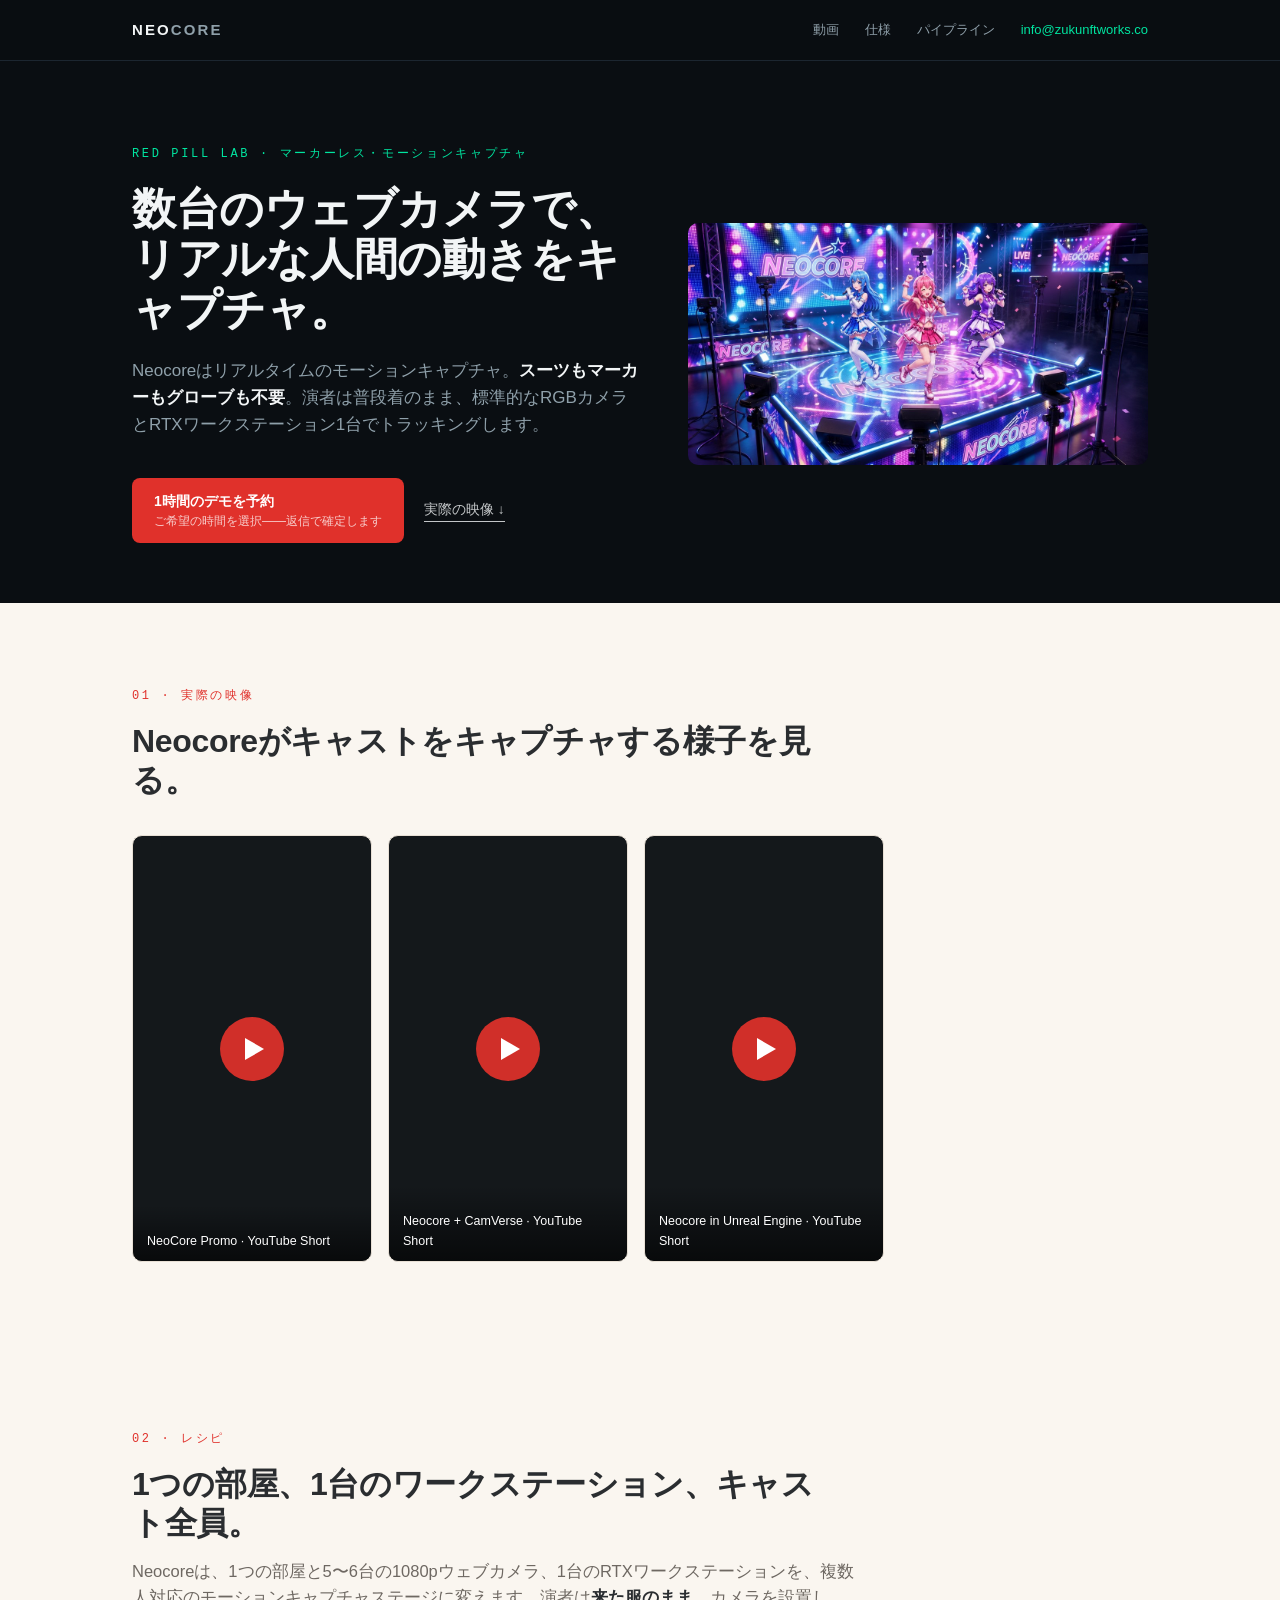
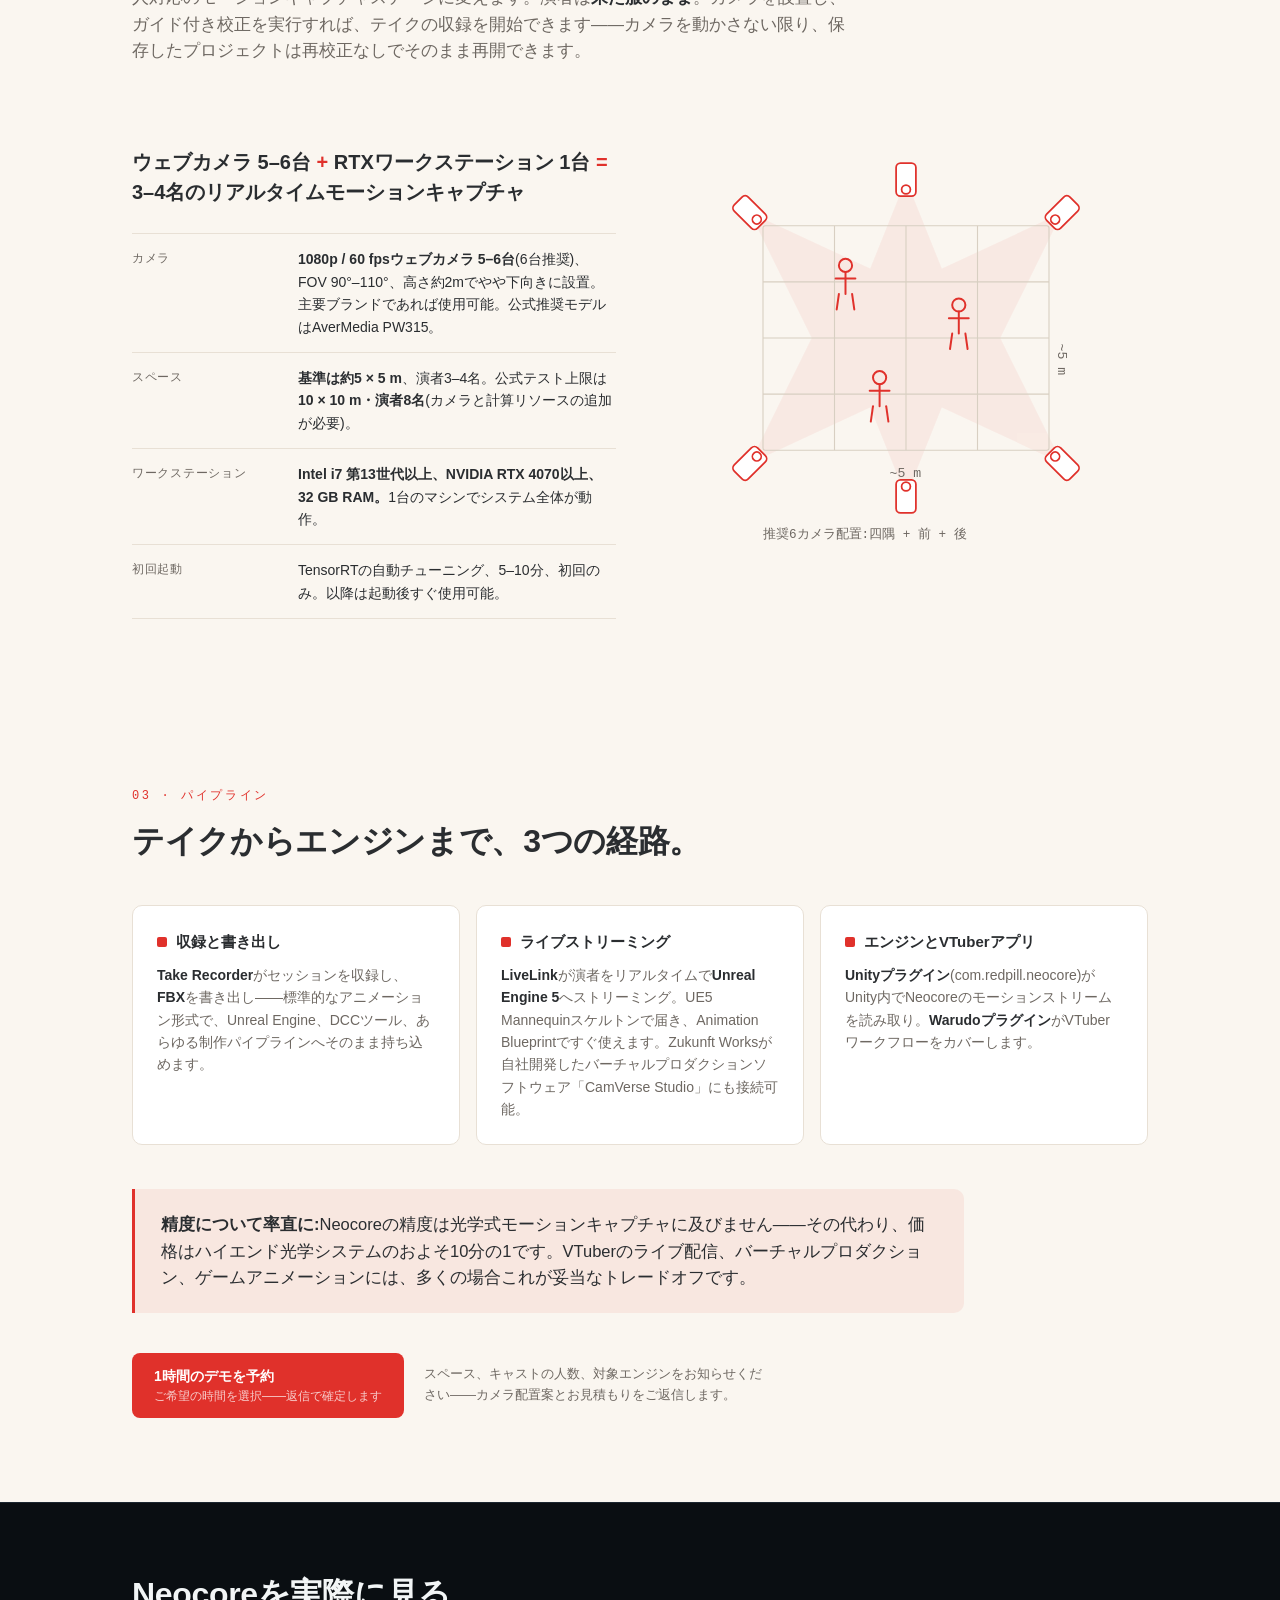
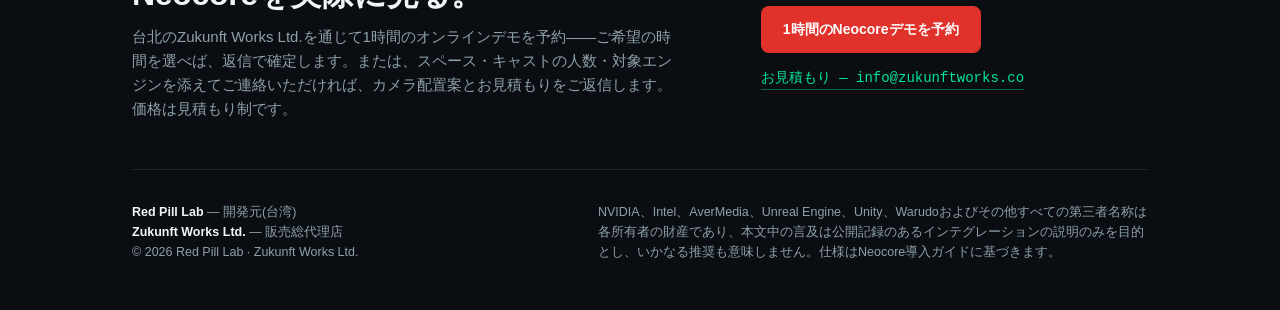
<file: index.html>
<!DOCTYPE html>
<html lang="ja">
<head>
<meta charset="UTF-8">
<meta name="viewport" content="width=device-width, initial-scale=1.0">
<meta http-equiv="refresh" content="0; url=ja/">
<meta name="robots" content="noindex">
<title>Neocore &mdash; Red Pill Lab</title>
<link rel="icon" href="assets/favicon.svg" type="image/svg+xml">
</head>
<body>
<p><a href="ja/">日本語サイトへ</a></p>
</body>
</html>
</file>
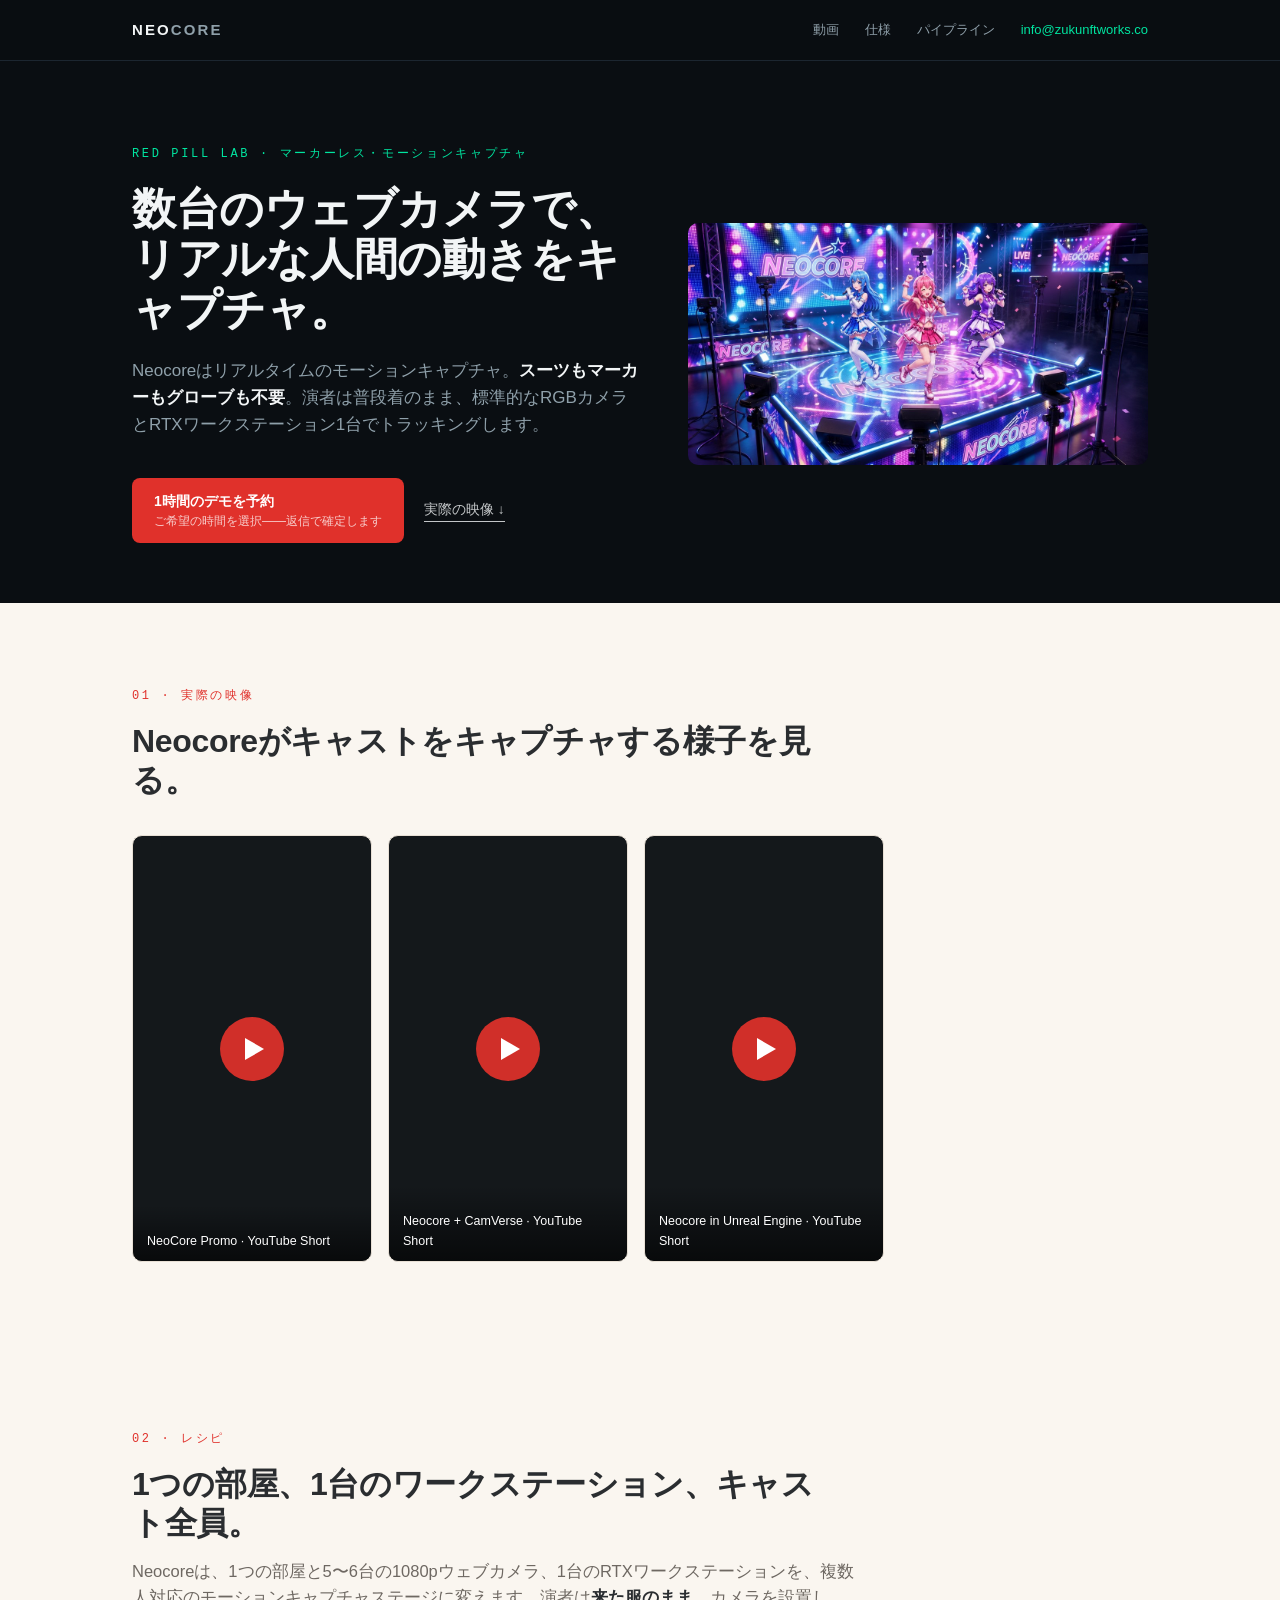
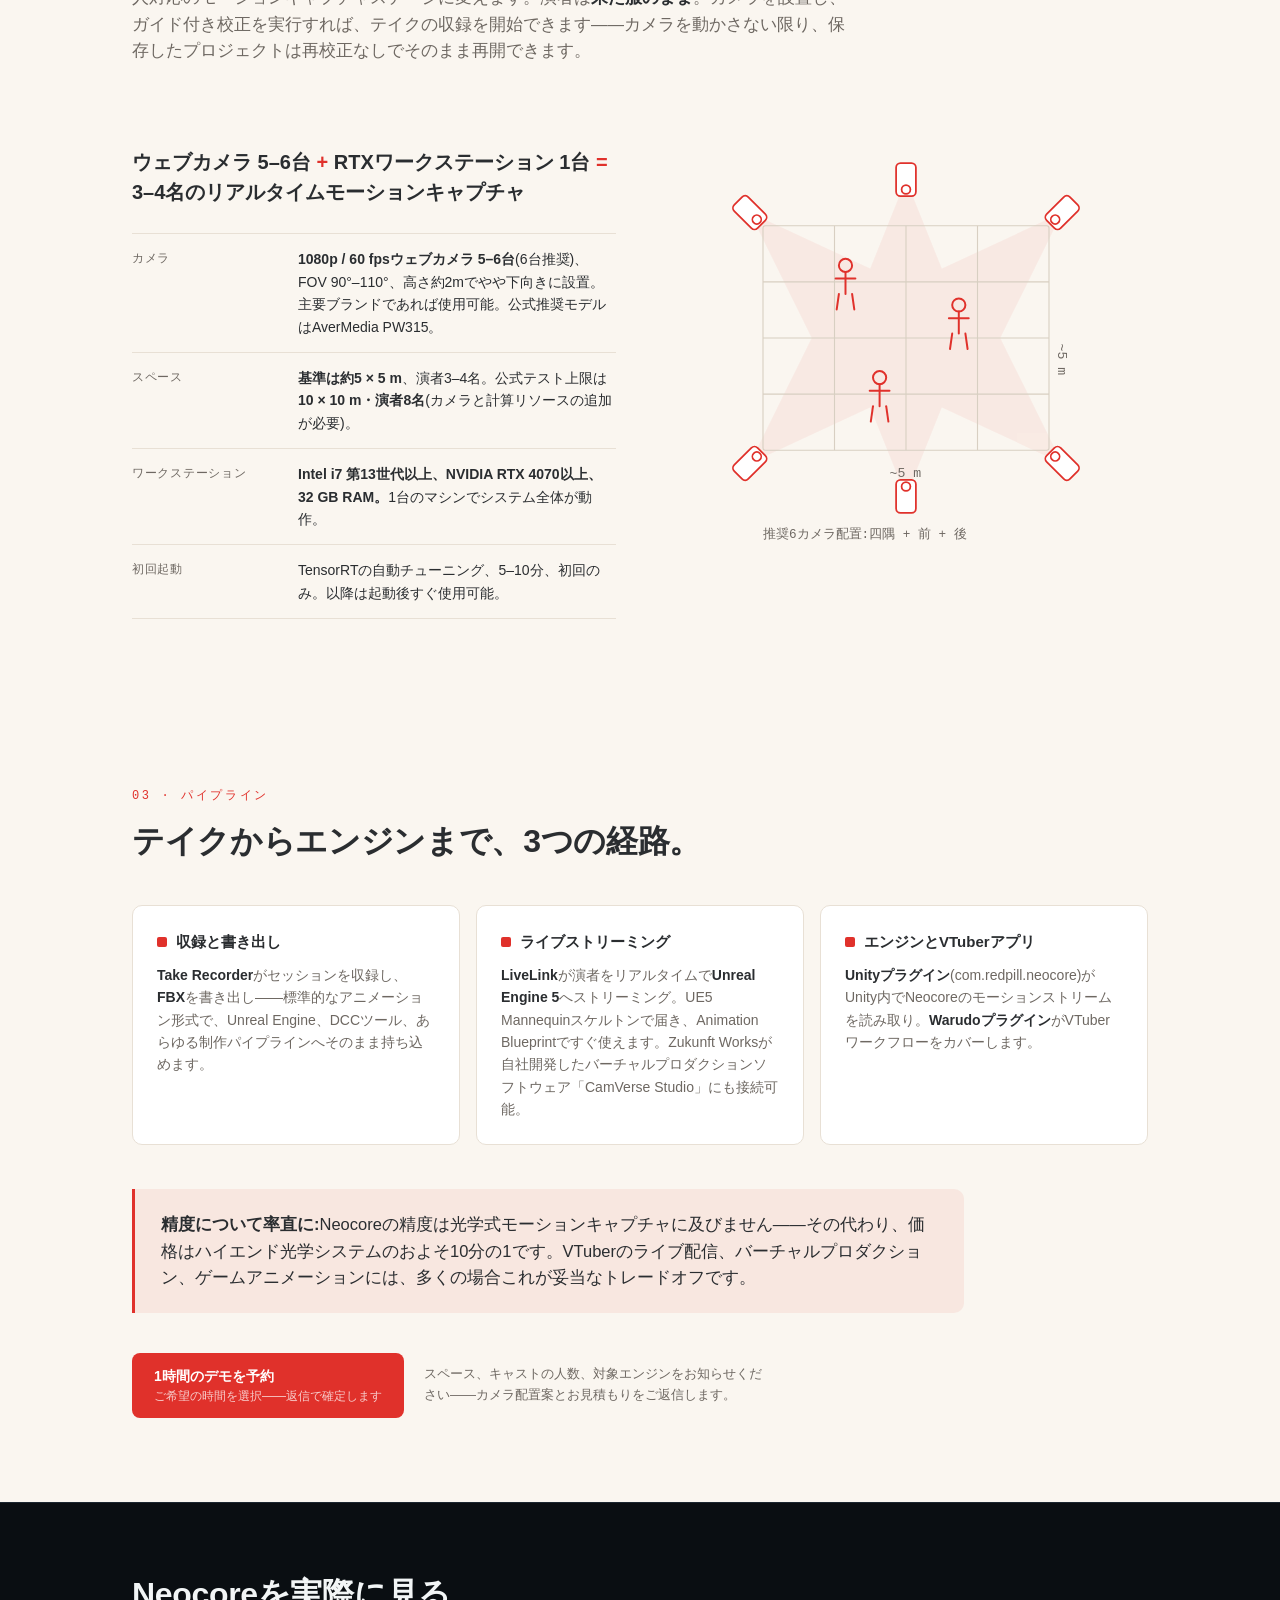
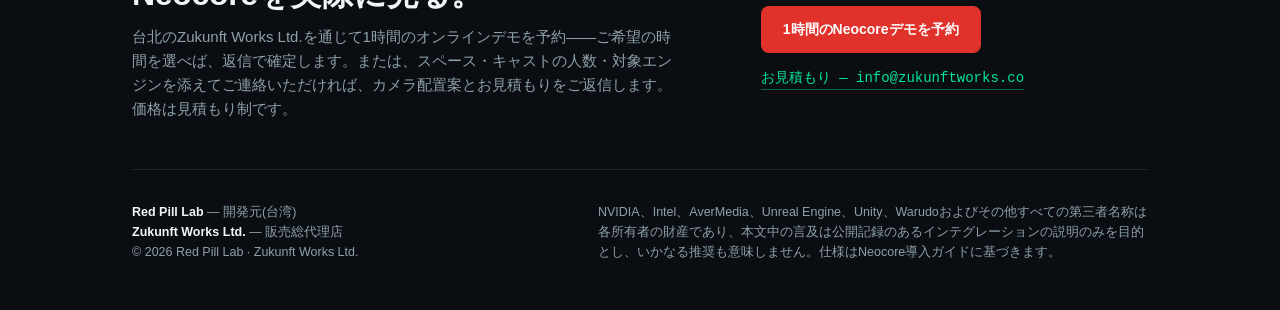
<file: en/index.html>
<!DOCTYPE html>
<html lang="en">
<head>
<meta charset="UTF-8">
<meta name="viewport" content="width=device-width, initial-scale=1.0">
<meta http-equiv="refresh" content="0; url=../ja/">
<meta name="robots" content="noindex">
<title>Neocore &mdash; Red Pill Lab</title>
<link rel="icon" href="../assets/favicon.svg" type="image/svg+xml">
</head>
<body>
<p><a href="../ja/">Neocore</a></p>
</body>
</html>
</file>
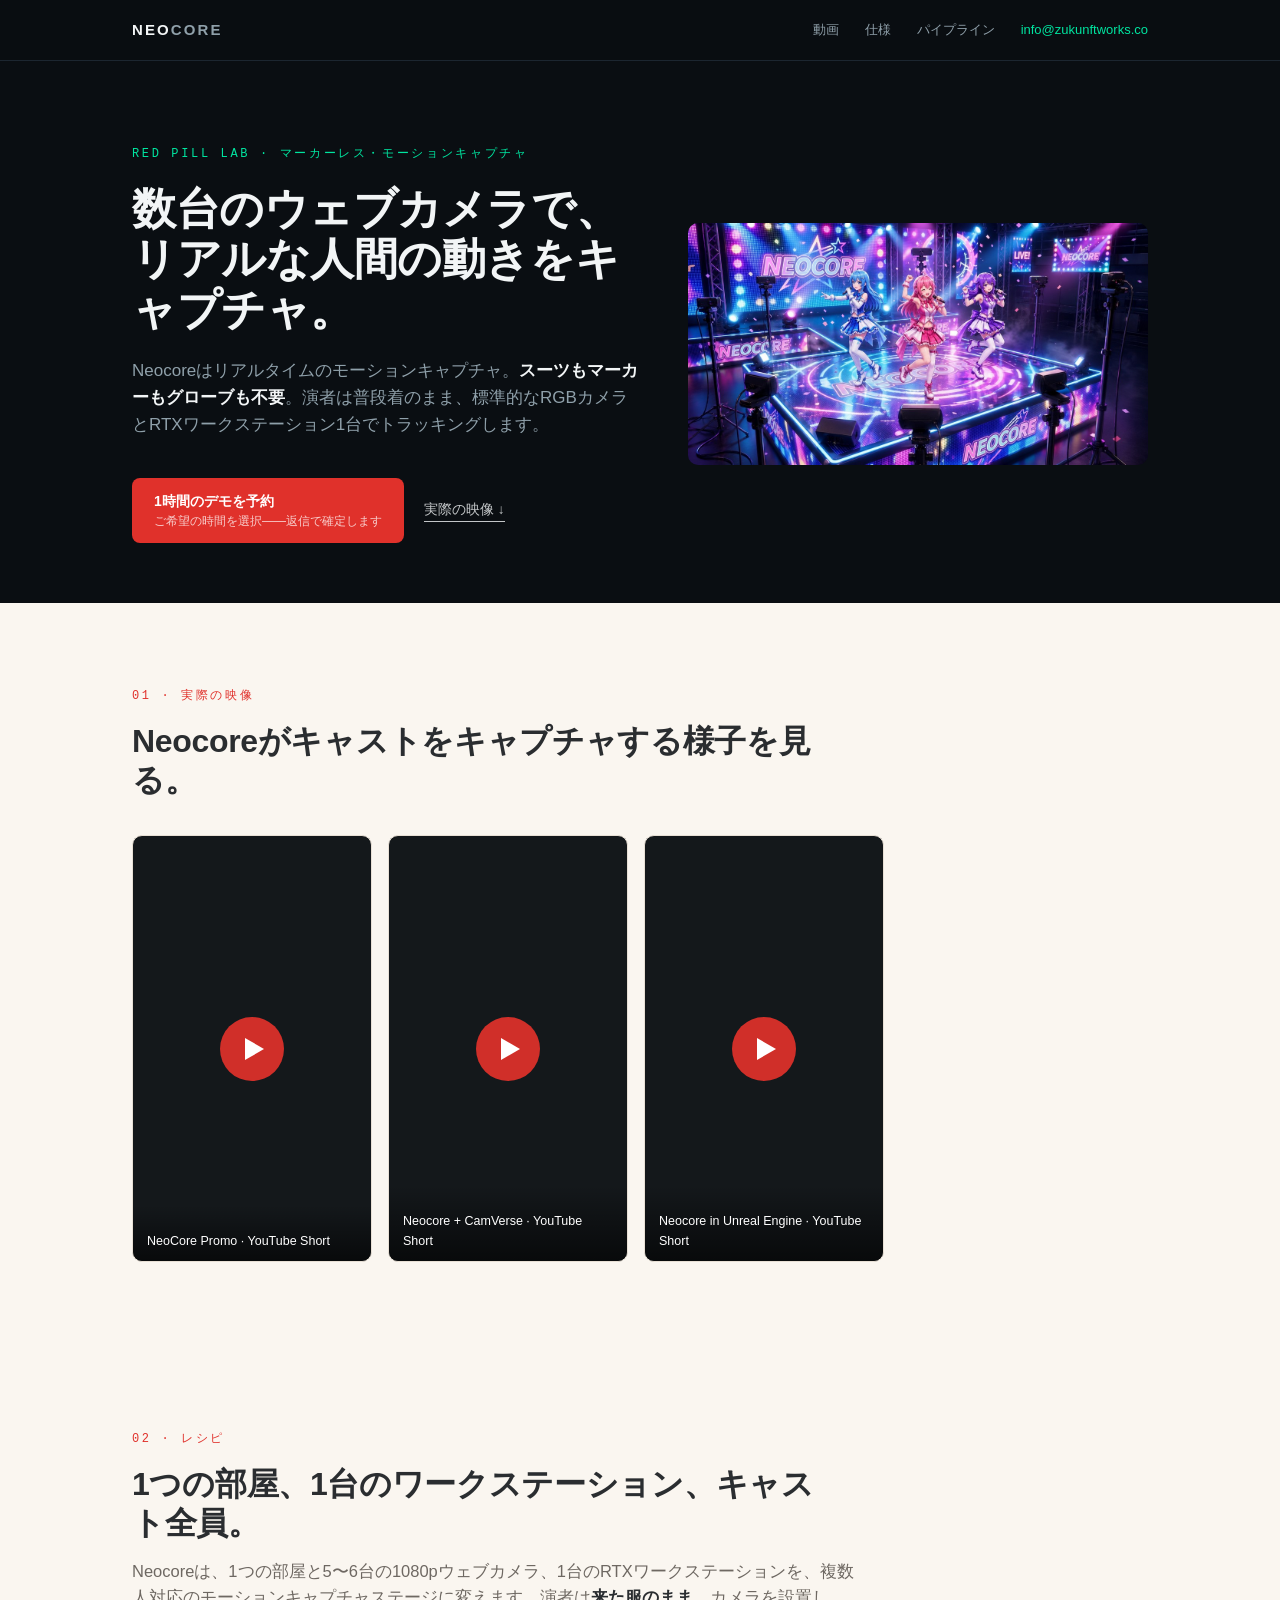
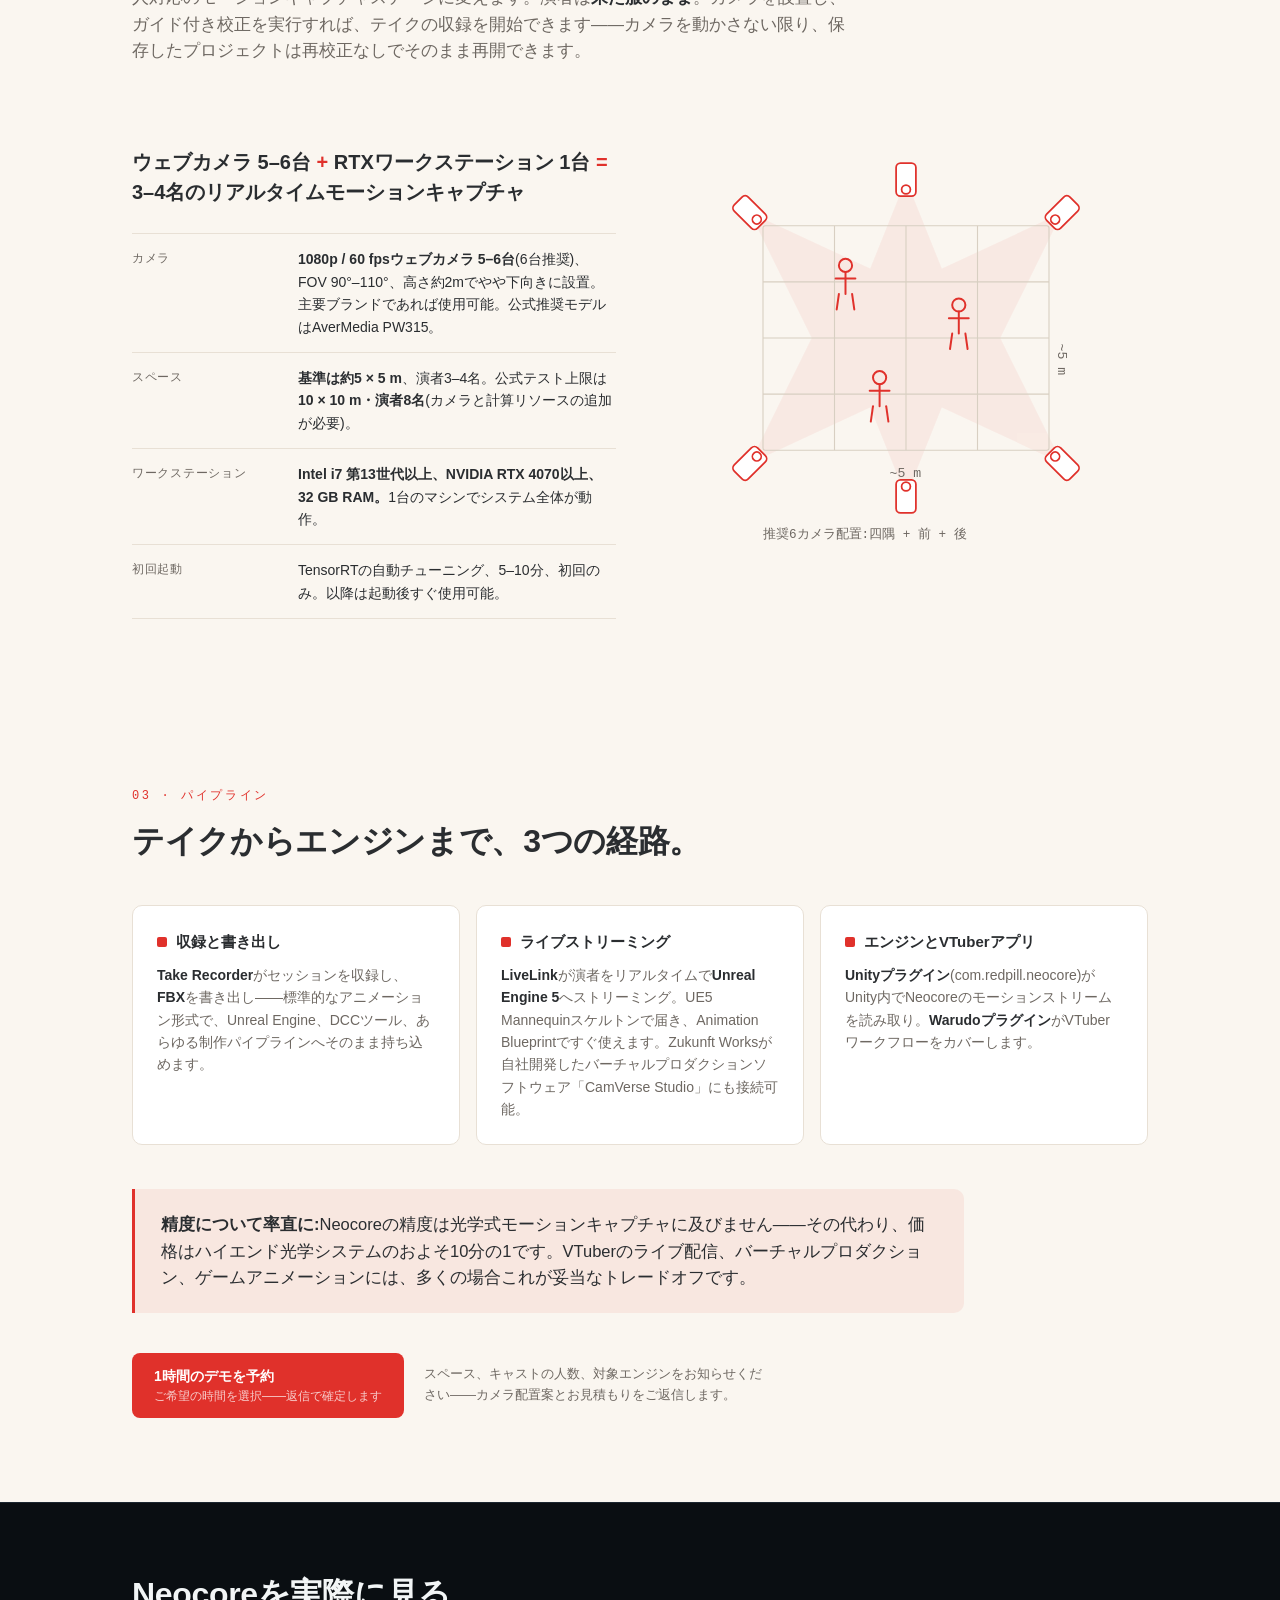
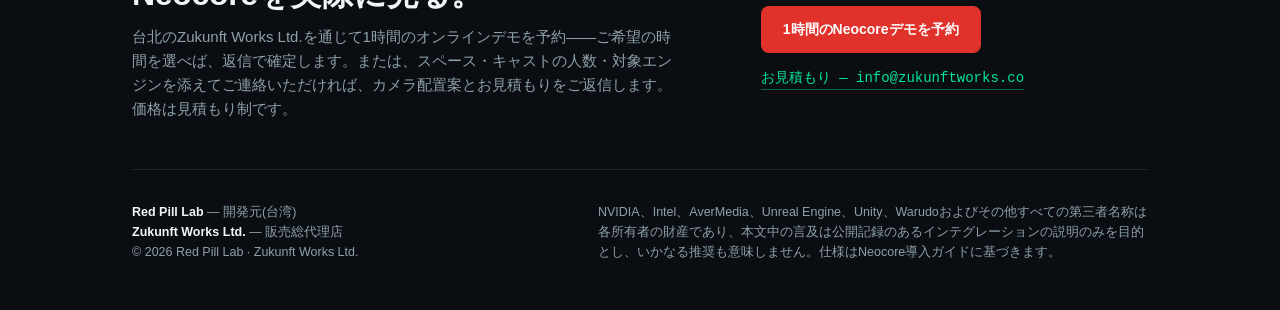
<file: ja/index.html>
<!DOCTYPE html>
<html lang="ja">
<head>
<meta charset="UTF-8">
<meta name="viewport" content="width=device-width, initial-scale=1.0">
<title>Neocore — Red Pill Lab マーカーレス・モーションキャプチャ</title>
<meta name="description" content="Neocore:標準的なウェブカメラによるマーカーレスAIモーションキャプチャ。VTuber事務所・バーチャルプロダクション・ゲームアニメーション向け。販売総代理店:Zukunft Works Ltd.">
<meta property="og:title" content="Neocore — Red Pill Lab マーカーレス・モーションキャプチャ">
<meta property="og:description" content="リアルタイムAIモーションキャプチャ——スーツもマーカーもグローブも不要。VTuber事務所・バーチャルプロダクション・ゲームアニメーション向け。">
<meta property="og:type" content="website">
<meta property="og:site_name" content="Neocore — Red Pill Lab">
<!-- workers.dev deployment; swap the host if a custom domain lands (HANDOFF §8 #4). -->
<meta property="og:url" content="https://neocore.agneng.workers.dev/ja/">
<meta property="og:image" content="https://neocore.agneng.workers.dev/assets/og/og-home.jpg">
<meta property="og:image:width" content="1200">
<meta property="og:image:height" content="630">
<meta name="twitter:card" content="summary_large_image">
<link rel="canonical" href="https://neocore.agneng.workers.dev/ja/">
<link rel="alternate" hreflang="ja" href="https://neocore.agneng.workers.dev/ja/">
<link rel="alternate" hreflang="x-default" href="https://neocore.agneng.workers.dev/ja/">
<link rel="icon" href="../assets/favicon.svg" type="image/svg+xml">
<link rel="stylesheet" href="../assets/site.css">
</head>
<body>

<header class="topbar">
  <div class="wrap">
    <a class="wordmark" href="./">NEO<span>CORE</span></a>
    <nav class="topnav">
      <a href="#videos">動画</a>
      <a href="#specs">仕様</a>
      <a href="#pipeline">パイプライン</a>
      <a class="contact" href="mailto:info@zukunftworks.co">info@zukunftworks.co</a>
    </nav>
  </div>
</header>

<!-- ================= HERO ================= -->
<section class="hero" id="top">
  <div class="wrap">
    <div>
      <p class="eyebrow">Red Pill Lab &middot; マーカーレス・モーションキャプチャ</p>
      <h1>数台のウェブカメラで、リアルな人間の動きをキャプチャ。</h1>
      <p class="sub">Neocoreはリアルタイムのモーションキャプチャ。<strong>スーツもマーカーもグローブも不要</strong>。演者は普段着のまま、標準的なRGBカメラとRTXワークステーション1台でトラッキングします。</p>
      <div class="cta-row">
        <a class="btn btn-red" href="demo/">1時間のデモを予約<small>ご希望の時間を選択——返信で確定します</small></a>
        <a class="backlink" href="#videos">実際の映像 &darr;</a>
      </div>
    </div>
    <figure class="hero-art" aria-hidden="true">
      <!-- demo-video slot (004 SPEC #7): replace this img with a local <video> when approved footage exists -->
      <img src="../assets/og/og-home.jpg" alt="" width="1200" height="630">
    </figure>
  </div>
</section>

<section class="std" id="videos">
  <div class="wrap">
    <p class="kicker">01 &middot; 実際の映像</p>
    <h2>Neocoreがキャストをキャプチャする様子を見る。</h2>

    <!-- click-to-play:ページ読み込み時の外部リクエストはゼロ。クリック時のみyoutube-nocookie iframeを注入。JSなしでは通常のリンク -->
    <div class="videos shorts">
      <a class="video-slot" data-yt="sBIOTu2mqzE" href="https://youtube.com/shorts/sBIOTu2mqzE" aria-label="NeoCore Promo(YouTube Short)">
        <span class="play" aria-hidden="true"></span>
        <span class="vlabel">NeoCore Promo &middot; YouTube Short</span>
      </a>
      <a class="video-slot" data-yt="5kNGk1lKg2Q" href="https://youtube.com/shorts/5kNGk1lKg2Q" aria-label="Neocore + CamVerse(YouTube Short)">
        <span class="play" aria-hidden="true"></span>
        <span class="vlabel">Neocore + CamVerse &middot; YouTube Short</span>
      </a>
      <a class="video-slot" data-yt="bYc2-5gICmw" href="https://youtube.com/shorts/bYc2-5gICmw" aria-label="Neocore in Unreal Engine(YouTube Short)">
        <span class="play" aria-hidden="true"></span>
        <span class="vlabel">Neocore in Unreal Engine &middot; YouTube Short</span>
      </a>
    </div>
  </div>
</section>

<section class="std" id="specs">
  <div class="wrap">
    <p class="kicker">02 &middot; レシピ</p>
    <h2>1つの部屋、1台のワークステーション、キャスト全員。</h2>
    <p class="lede">Neocoreは、1つの部屋と5〜6台の1080pウェブカメラ、1台のRTXワークステーションを、複数人対応のモーションキャプチャステージに変えます。演者は<em>来た服のまま</em>。カメラを設置し、ガイド付き校正を実行すれば、テイクの収録を開始できます——カメラを動かさない限り、保存したプロジェクトは再校正なしでそのまま再開できます。</p>

    <div class="std-grid">
      <div>
        <p class="recipe">ウェブカメラ 5&ndash;6台 <span>+</span> RTXワークステーション 1台 <span>=</span> 3&ndash;4名のリアルタイムモーションキャプチャ</p>
        <div class="stdspecs">
          <div class="stdspec"><div class="k">カメラ</div><div class="v"><b>1080p / 60 fpsウェブカメラ 5&ndash;6台</b>(6台推奨)、FOV 90&deg;&ndash;110&deg;、高さ約2mでやや下向きに設置。主要ブランドであれば使用可能。公式推奨モデルはAverMedia PW315。</div></div>
          <div class="stdspec"><div class="k">スペース</div><div class="v"><b>基準は約5 &times; 5 m</b>、演者3&ndash;4名。公式テスト上限は<b>10 &times; 10 m・演者8名</b>(カメラと計算リソースの追加が必要)。</div></div>
          <div class="stdspec"><div class="k">ワークステーション</div><div class="v"><b>Intel i7 第13世代以上、NVIDIA RTX 4070以上、32 GB RAM。</b>1台のマシンでシステム全体が動作。</div></div>
          <div class="stdspec"><div class="k">初回起動</div><div class="v">TensorRTの自動チューニング、5&ndash;10分、初回のみ。以降は起動後すぐ使用可能。</div></div>
        </div>
      </div>
      <div class="std-art" aria-hidden="true">
        <svg viewBox="0 0 440 420" xmlns="http://www.w3.org/2000/svg">
          <g fill="#E0312B" opacity=".06">
            <path d="M78 96 L250 176 L160 262 Z"/>
            <path d="M362 96 L190 176 L280 262 Z"/>
            <path d="M78 324 L250 244 L160 158 Z"/>
            <path d="M362 324 L190 244 L280 158 Z"/>
            <path d="M220 66 L150 240 L290 240 Z"/>
            <path d="M220 354 L150 180 L290 180 Z"/>
          </g>
          <g stroke="#D8CFC2" stroke-width="1" fill="none">
            <rect x="90" y="108" width="260" height="204" rx="2"/>
            <line x1="155" y1="108" x2="155" y2="312"/><line x1="220" y1="108" x2="220" y2="312"/><line x1="285" y1="108" x2="285" y2="312"/>
            <line x1="90" y1="159" x2="350" y2="159"/><line x1="90" y1="210" x2="350" y2="210"/><line x1="90" y1="261" x2="350" y2="261"/>
          </g>
          <g font-family="ui-monospace,Consolas,monospace" font-size="12" fill="#6E6862">
            <text x="205" y="336">~5 m</text>
            <text x="358" y="215" transform="rotate(90 358 215)">~5 m</text>
          </g>
          <g fill="#FFFFFF" stroke="#E0312B" stroke-width="1.6">
            <g transform="rotate(45 78 96)"><rect x="63" y="87" width="30" height="18" rx="4"/><circle cx="87" cy="96" r="4"/></g>
            <g transform="rotate(135 362 96)"><rect x="347" y="87" width="30" height="18" rx="4"/><circle cx="371" cy="96" r="4"/></g>
            <g transform="rotate(-45 78 324)"><rect x="63" y="315" width="30" height="18" rx="4"/><circle cx="87" cy="324" r="4"/></g>
            <g transform="rotate(-135 362 324)"><rect x="347" y="315" width="30" height="18" rx="4"/><circle cx="371" cy="324" r="4"/></g>
            <g transform="rotate(90 220 66)"><rect x="205" y="57" width="30" height="18" rx="4"/><circle cx="229" cy="66" r="4"/></g>
            <g transform="rotate(-90 220 354)"><rect x="205" y="345" width="30" height="18" rx="4"/><circle cx="229" cy="354" r="4"/></g>
          </g>
          <g stroke="#E0312B" stroke-width="1.8" stroke-linecap="round" fill="none">
            <g transform="translate(165,160)"><circle cx="0" cy="-16" r="6"/><line x1="0" y1="-10" x2="0" y2="10"/><line x1="-9" y1="-4" x2="9" y2="-4"/><line x1="-6" y1="10" x2="-8" y2="24"/><line x1="6" y1="10" x2="8" y2="24"/></g>
            <g transform="translate(268,196)"><circle cx="0" cy="-16" r="6"/><line x1="0" y1="-10" x2="0" y2="10"/><line x1="-9" y1="-4" x2="9" y2="-4"/><line x1="-6" y1="10" x2="-8" y2="24"/><line x1="6" y1="10" x2="8" y2="24"/></g>
            <g transform="translate(196,262)"><circle cx="0" cy="-16" r="6"/><line x1="0" y1="-10" x2="0" y2="10"/><line x1="-9" y1="-4" x2="9" y2="-4"/><line x1="-6" y1="10" x2="-8" y2="24"/><line x1="6" y1="10" x2="8" y2="24"/></g>
          </g>
          <text x="90" y="392" font-family="ui-monospace,Consolas,monospace" font-size="11.5" fill="#6E6862">推奨6カメラ配置:四隅 + 前 + 後</text>
        </svg>
      </div>
    </div>
  </div>
</section>

<section class="std" id="pipeline">
  <div class="wrap">
    <p class="kicker">03 &middot; パイプライン</p>
    <h2>テイクからエンジンまで、3つの経路。</h2>

    <div class="pipe">
      <div class="pipe-card">
        <h3>収録と書き出し</h3>
        <p><b>Take Recorder</b>がセッションを収録し、<b>FBX</b>を書き出し——標準的なアニメーション形式で、Unreal Engine、DCCツール、あらゆる制作パイプラインへそのまま持ち込めます。</p>
      </div>
      <div class="pipe-card">
        <h3>ライブストリーミング</h3>
        <p><b>LiveLink</b>が演者をリアルタイムで<b>Unreal Engine 5</b>へストリーミング。UE5 Mannequinスケルトンで届き、Animation Blueprintですぐ使えます。Zukunft Worksが自社開発したバーチャルプロダクションソフトウェア「CamVerse Studio」にも接続可能。</p>
      </div>
      <div class="pipe-card">
        <h3>エンジンとVTuberアプリ</h3>
        <p><b>Unityプラグイン</b>(com.redpill.neocore)がUnity内でNeocoreのモーションストリームを読み取り。<b>Warudoプラグイン</b>がVTuberワークフローをカバーします。</p>
      </div>
    </div>

    <div class="straight">
      <p><b>精度について率直に:</b>Neocoreの精度は光学式モーションキャプチャに及びません——その代わり、価格はハイエンド光学システムのおよそ10分の1です。VTuberのライブ配信、バーチャルプロダクション、ゲームアニメーションには、多くの場合これが妥当なトレードオフです。</p>
    </div>

    <div class="cta-row">
      <a class="btn btn-red" href="demo/">1時間のデモを予約<small>ご希望の時間を選択——返信で確定します</small></a>
      <p class="cta-note">スペース、キャストの人数、対象エンジンをお知らせください——カメラ配置案とお見積もりをご返信します。</p>
    </div>
  </div>
</section>

<!-- ================= FOOTER ================= -->
<footer>
  <div class="wrap">
    <div class="foot-cta">
      <div>
        <h2>Neocoreを実際に見る。</h2>
        <p>台北のZukunft Works Ltd.を通じて1時間のオンラインデモを予約——ご希望の時間を選べば、返信で確定します。または、スペース・キャストの人数・対象エンジンを添えてご連絡いただければ、カメラ配置案とお見積もりをご返信します。価格は見積もり制です。</p>
      </div>
      <div class="btns">
        <a class="btn btn-red" href="demo/">1時間のNeocoreデモを予約</a>
        <a class="mail" href="mailto:info@zukunftworks.co?subject=Neocore%20quote%20request">お見積もり &mdash; info@zukunftworks.co</a>
      </div>
    </div>
    <div class="foot-meta">
      <div class="brands">
        <b>Red Pill Lab</b> &mdash; 開発元(台湾)<br>
        <b>Zukunft Works Ltd.</b> &mdash; 販売総代理店<br>
        &copy; 2026 Red Pill Lab &middot; Zukunft Works Ltd.
      </div>
      <div class="legal">
        NVIDIA、Intel、AverMedia、Unreal Engine、Unity、Warudoおよびその他すべての第三者名称は各所有者の財産であり、本文中の言及は公開記録のあるインテグレーションの説明のみを目的とし、いかなる推奨も意味しません。仕様はNeocore導入ガイドに基づきます。
      </div>
    </div>
  </div>
</footer>

<script>
/* Enhancement only: click-to-play YouTube embeds. Page load makes zero external requests;
   a youtube-nocookie.com iframe is injected only when the visitor clicks an activated slot. */
(function () {
  var slots = document.querySelectorAll('.video-slot[data-yt]');
  for (var i = 0; i < slots.length; i++) {
    slots[i].addEventListener('click', function (e) {
      var id = this.getAttribute('data-yt');
      if (!id) { e.preventDefault(); return; }
      e.preventDefault();
      var f = document.createElement('iframe');
      f.src = 'https://www.youtube-nocookie.com/embed/' + encodeURIComponent(id) + '?autoplay=1';
      f.allow = 'autoplay; encrypted-media; picture-in-picture';
      f.allowFullscreen = true;
      f.title = this.getAttribute('aria-label') || 'Video';
      this.innerHTML = '';
      this.appendChild(f);
      this.classList.add('playing');
    });
  }
})();
</script>

</body>
</html>
</file>
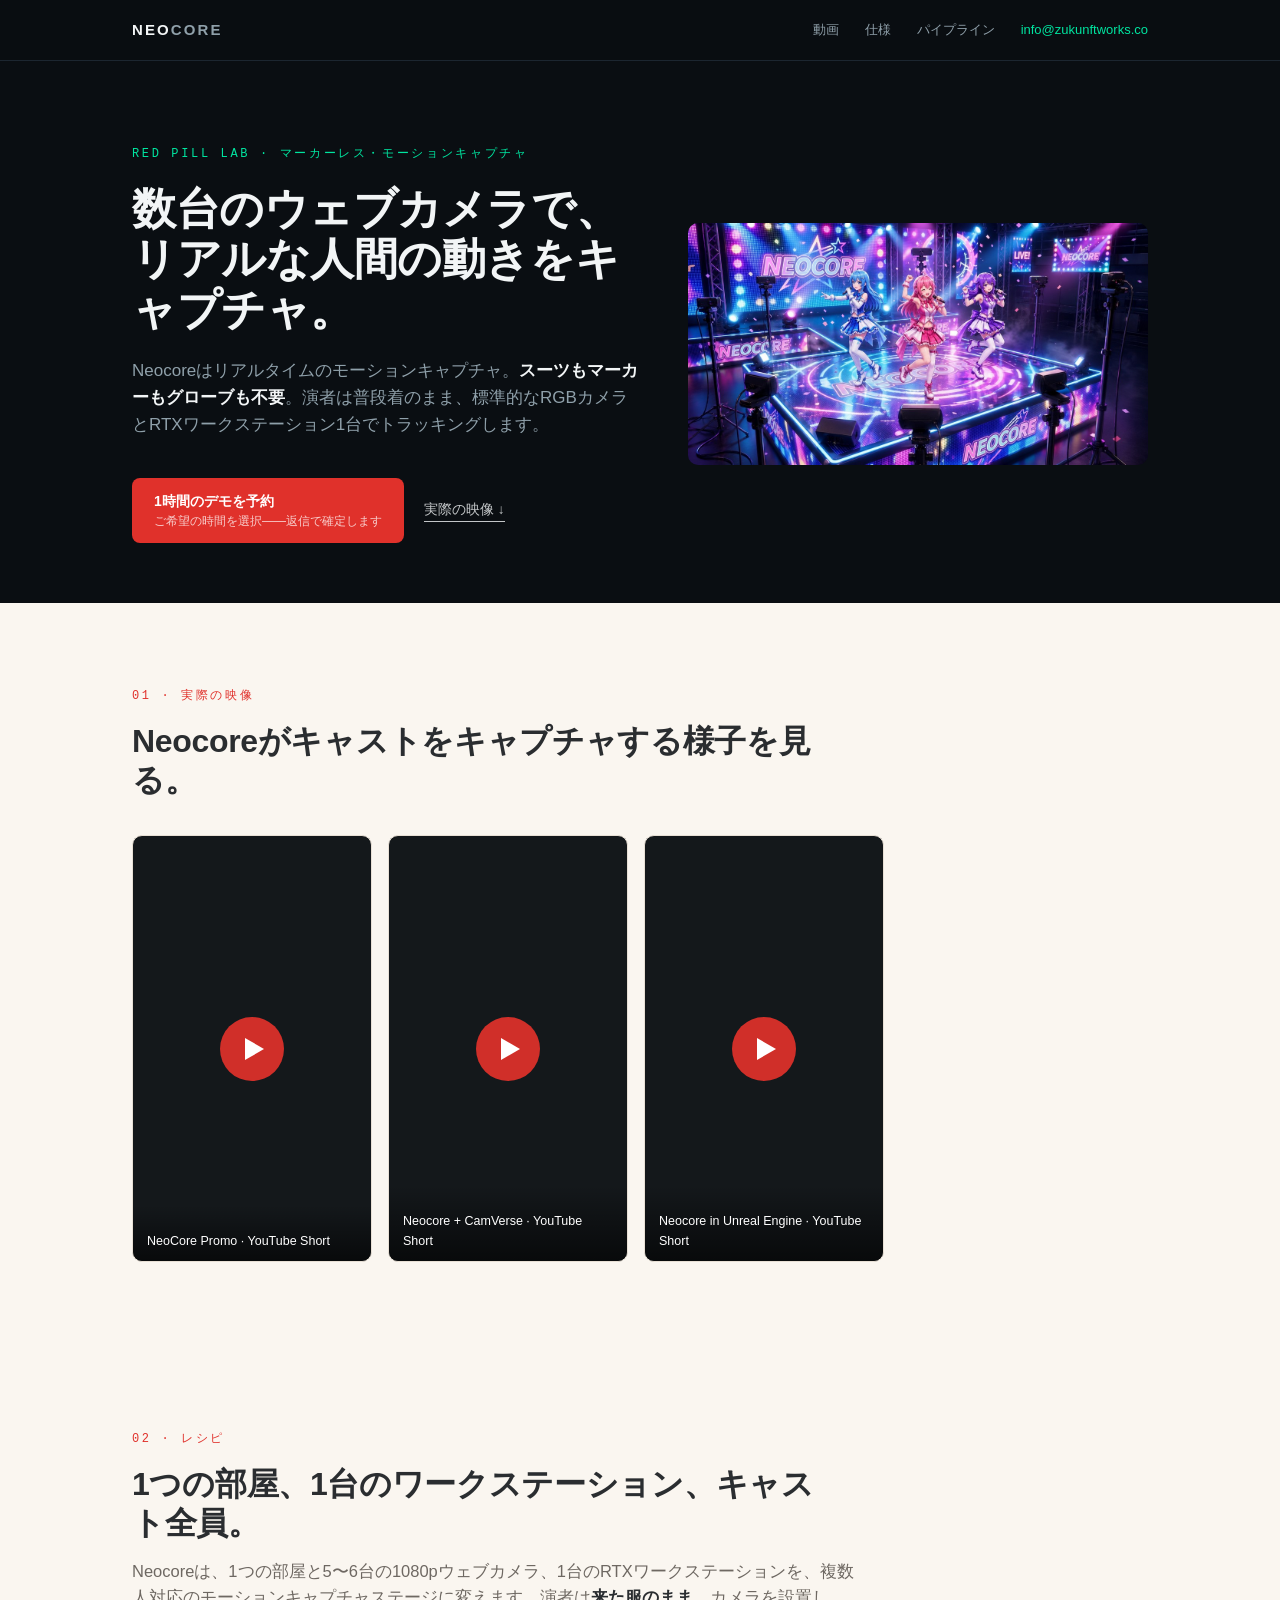
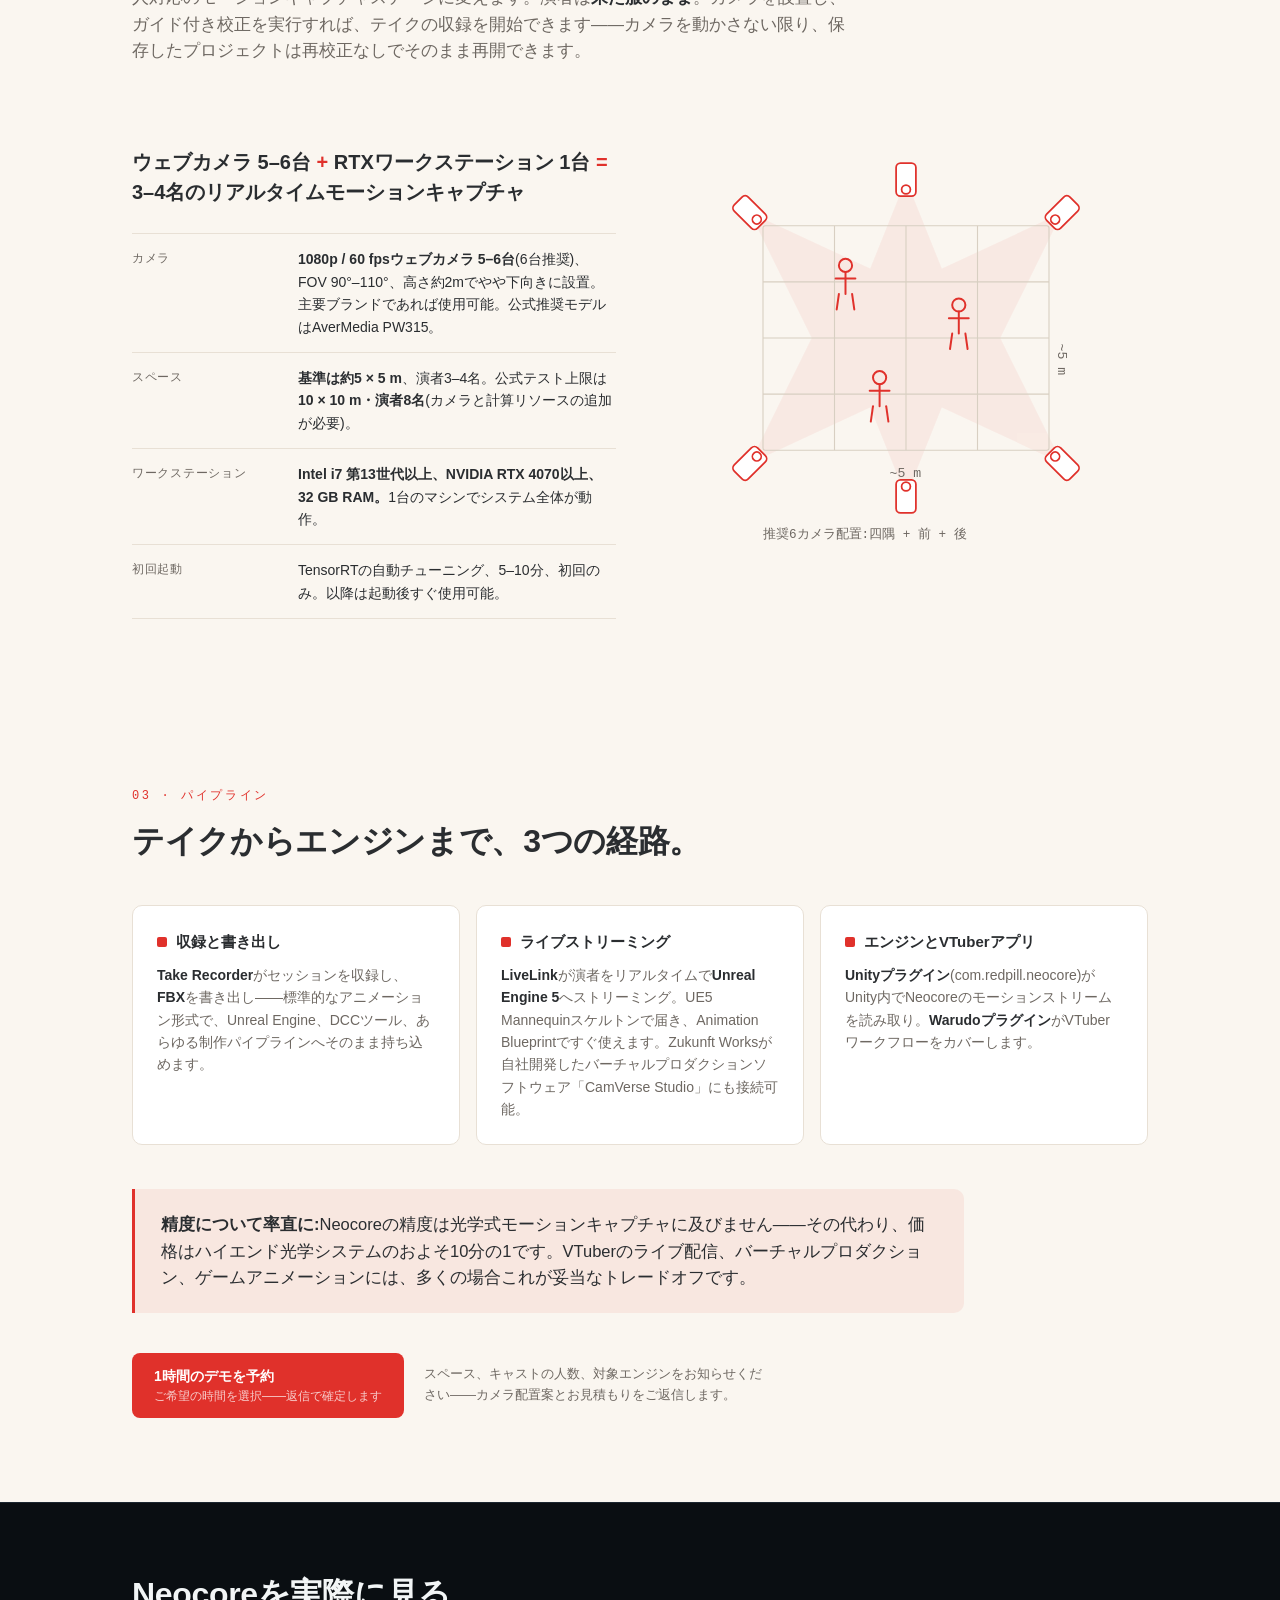
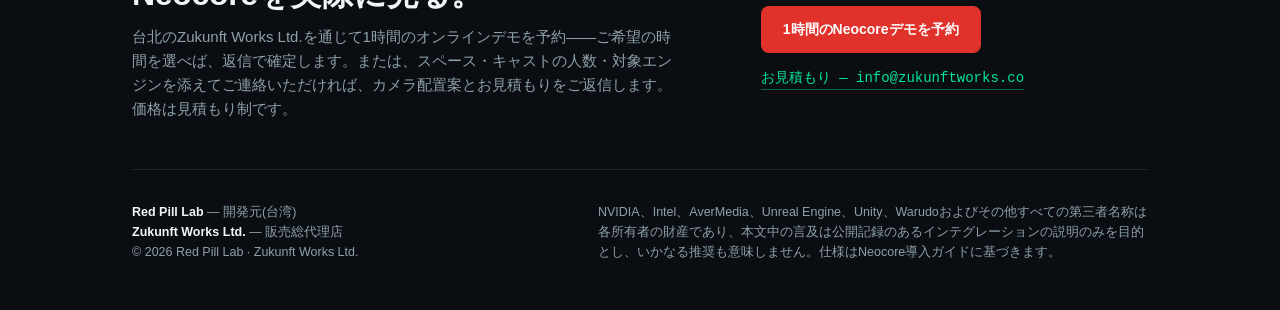
<file: zh/index.html>
<!DOCTYPE html>
<html lang="zh-Hant">
<head>
<meta charset="UTF-8">
<meta name="viewport" content="width=device-width, initial-scale=1.0">
<meta http-equiv="refresh" content="0; url=../ja/">
<meta name="robots" content="noindex">
<title>Neocore &mdash; Red Pill Lab</title>
<link rel="icon" href="../assets/favicon.svg" type="image/svg+xml">
</head>
<body>
<p><a href="../ja/">Neocore</a></p>
</body>
</html>
</file>
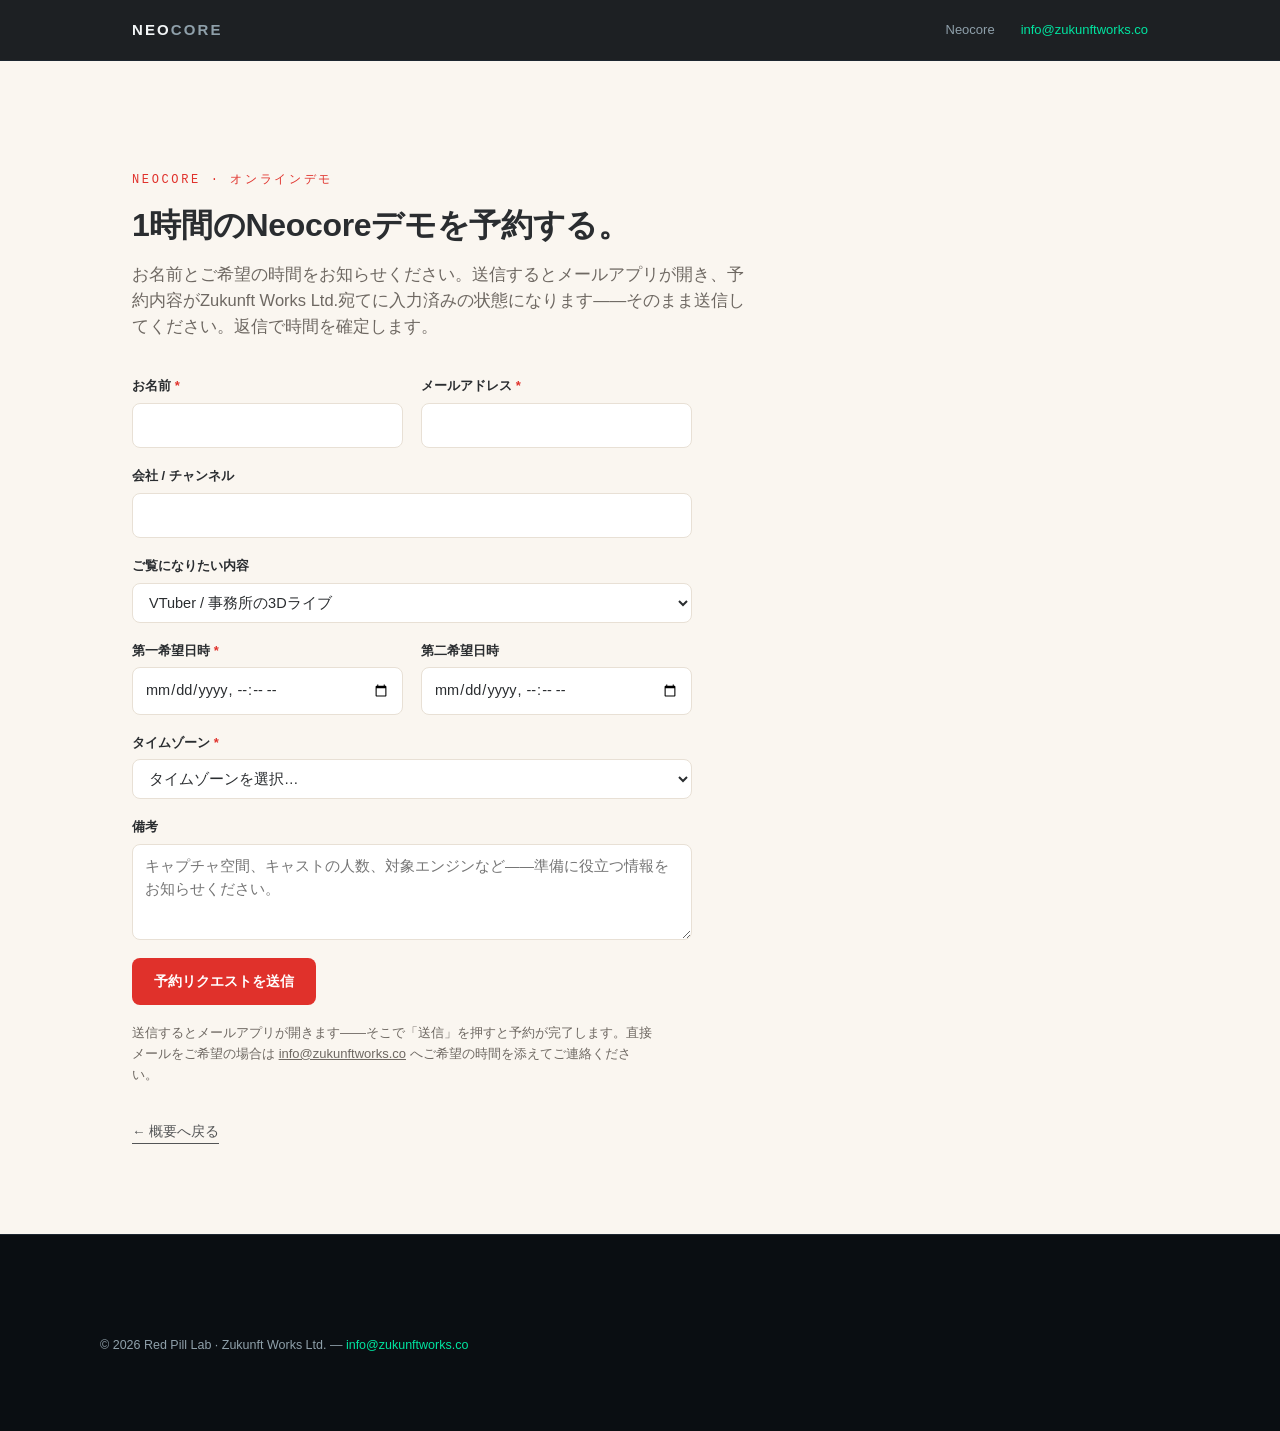
<file: en/demo/index.html>
<!DOCTYPE html>
<html lang="en">
<head>
<meta charset="UTF-8">
<meta name="viewport" content="width=device-width, initial-scale=1.0">
<meta http-equiv="refresh" content="0; url=../../ja/demo/">
<meta name="robots" content="noindex">
<title>Neocore &mdash; Red Pill Lab</title>
<link rel="icon" href="../../assets/favicon.svg" type="image/svg+xml">
</head>
<body>
<p><a href="../../ja/demo/">Neocore</a></p>
</body>
</html>
</file>
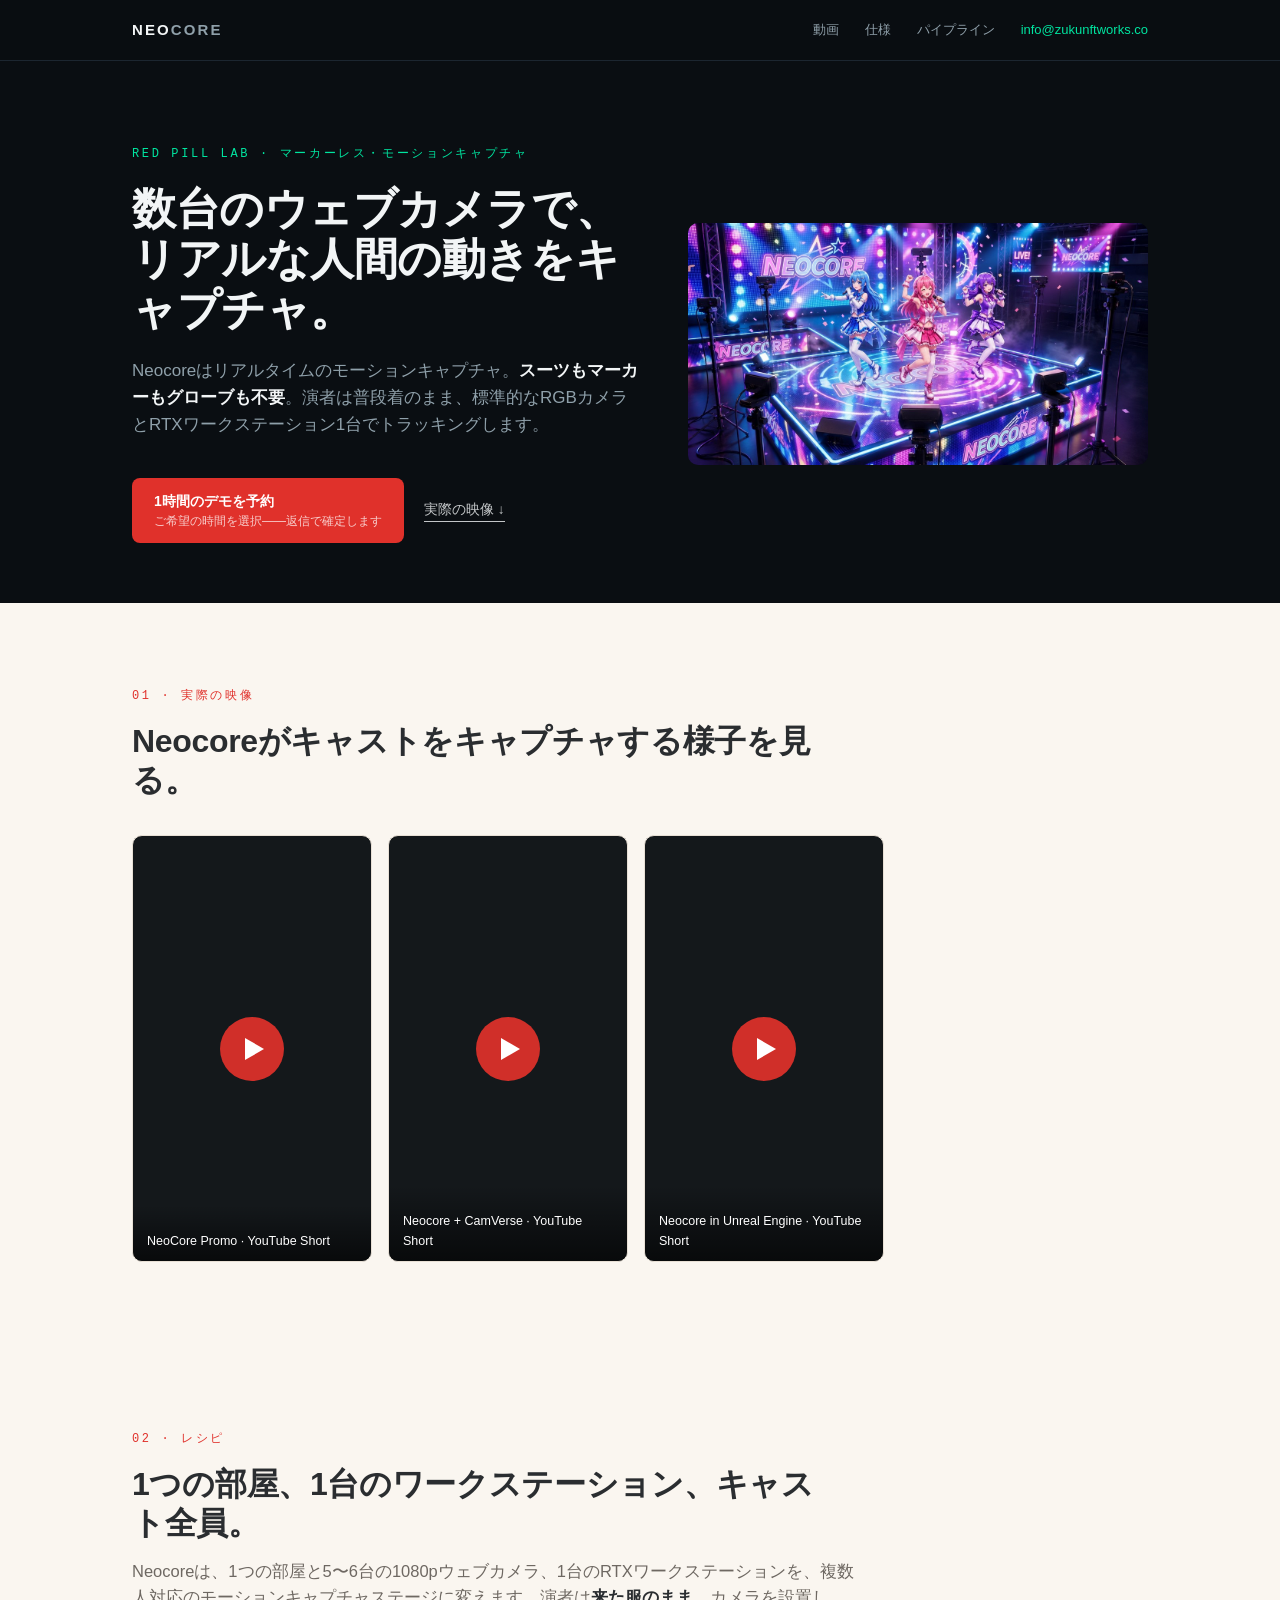
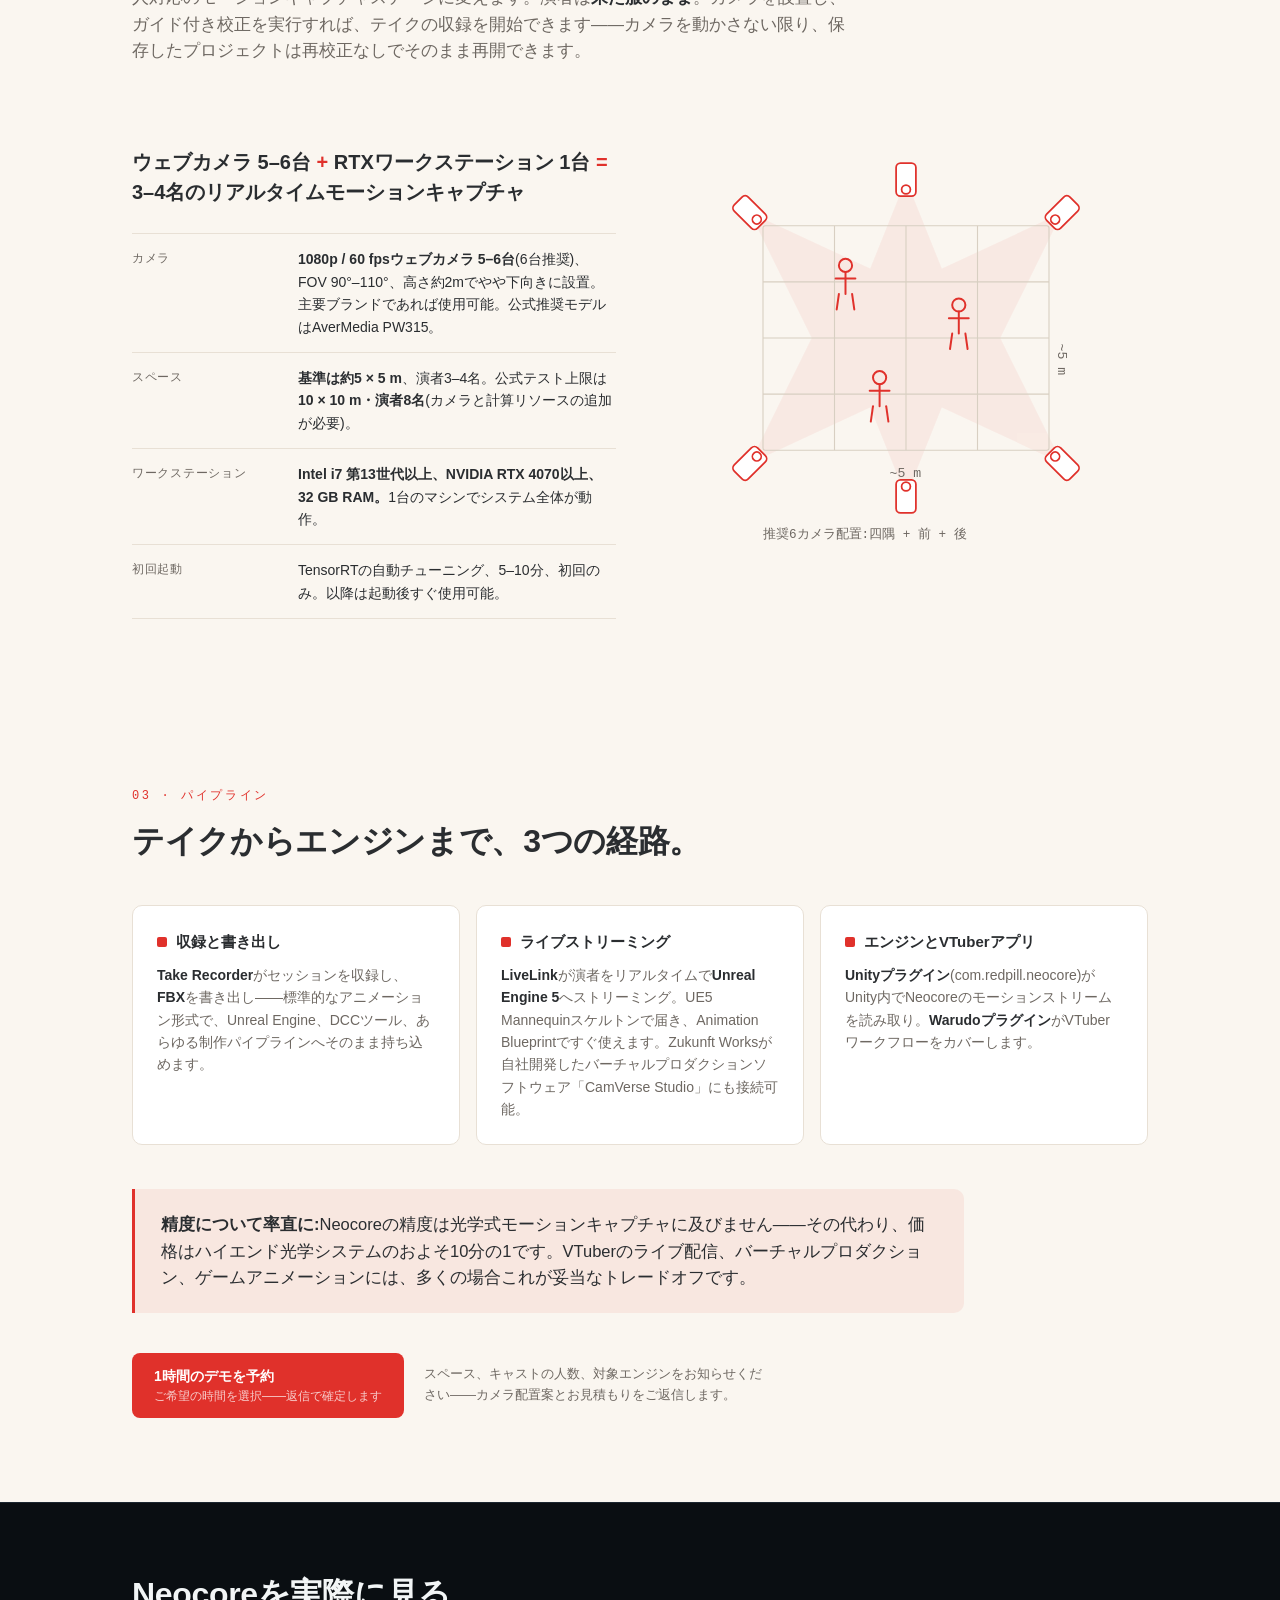
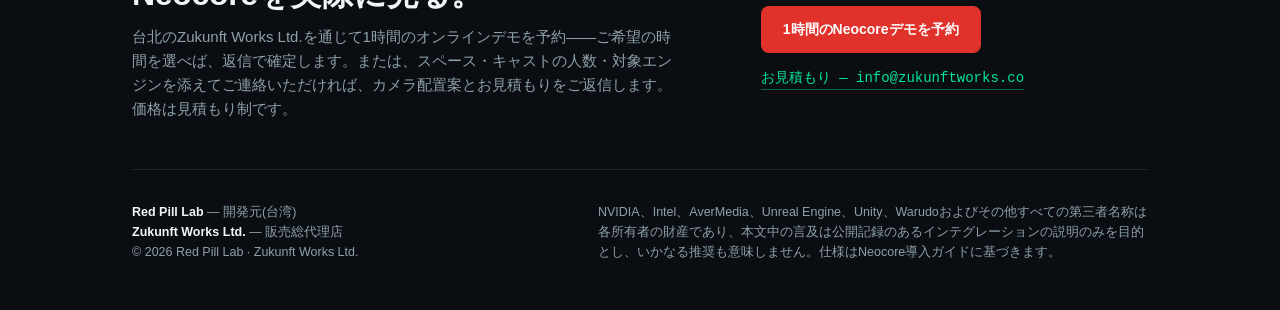
<file: en/neocore-rt/index.html>
<!DOCTYPE html>
<html lang="en">
<head>
<meta charset="UTF-8">
<meta name="viewport" content="width=device-width, initial-scale=1.0">
<meta http-equiv="refresh" content="0; url=../../ja/">
<meta name="robots" content="noindex">
<title>Neocore &mdash; Red Pill Lab</title>
<link rel="icon" href="../../assets/favicon.svg" type="image/svg+xml">
</head>
<body>
<p><a href="../../ja/">Neocore</a></p>
</body>
</html>
</file>
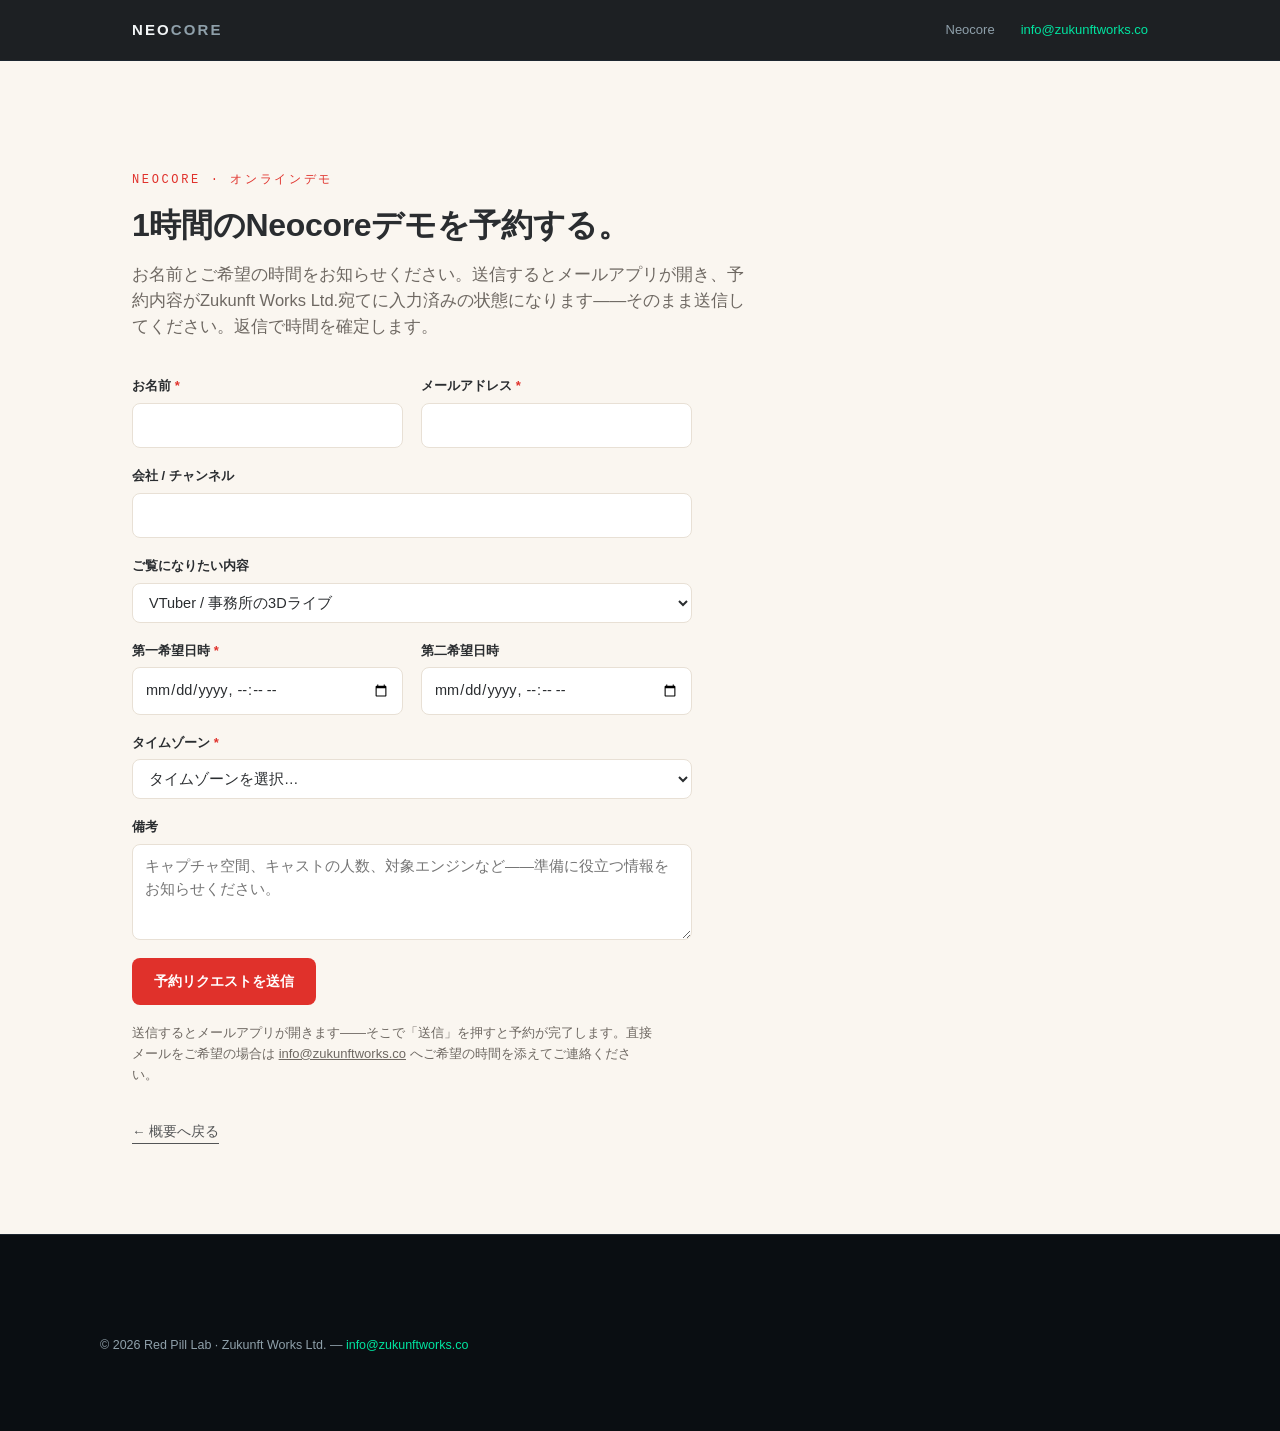
<file: ja/demo/index.html>
<!DOCTYPE html>
<html lang="ja">
<head>
<meta charset="UTF-8">
<meta name="viewport" content="width=device-width, initial-scale=1.0">
<title>Neocoreデモを予約 — Red Pill Lab</title>
<meta name="description" content="Zukunft Works Ltd.を通じて1時間のNeocoreデモを予約。お名前とご希望の時間をお知らせください。返信で時間を確定します。">
<!-- workers.dev deployment; swap the host if a custom domain lands (HANDOFF §8 #4) -->
<link rel="canonical" href="https://neocore.agneng.workers.dev/ja/demo/">
<link rel="alternate" hreflang="ja" href="https://neocore.agneng.workers.dev/ja/demo/">
<link rel="alternate" hreflang="x-default" href="https://neocore.agneng.workers.dev/ja/demo/">
<link rel="icon" href="../../assets/favicon.svg" type="image/svg+xml">
<link rel="stylesheet" href="../../assets/site.css">
</head>
<body class="stub-light">

<header class="topbar">
  <div class="wrap">
    <a class="wordmark" href="../">NEO<span>CORE</span></a>
    <nav class="topnav">
      <a href="../">Neocore</a>
      <a class="contact" href="mailto:info@zukunftworks.co">info@zukunftworks.co</a>
    </nav>
  </div>
</header>

<main class="stub-main">
  <div class="wrap">
    <p class="kicker">Neocore &middot; オンラインデモ</p>
    <h2>1時間のNeocoreデモを予約する。</h2>
    <p class="lede">お名前とご希望の時間をお知らせください。送信するとメールアプリが開き、予約内容がZukunft Works Ltd.宛てに入力済みの状態になります——そのまま送信してください。返信で時間を確定します。</p>

    <form class="form" id="booking">
      <div class="grid2">
        <div class="field">
          <label for="f-name">お名前 <span class="req">*</span></label>
          <input id="f-name" name="name" type="text" required autocomplete="name">
        </div>
        <div class="field">
          <label for="f-email">メールアドレス <span class="req">*</span></label>
          <input id="f-email" name="email" type="email" required autocomplete="email">
        </div>
      </div>
      <div class="field">
        <label for="f-org">会社 / チャンネル</label>
        <input id="f-org" name="org" type="text" autocomplete="organization">
      </div>
      <div class="field">
        <label for="f-topic">ご覧になりたい内容</label>
        <select id="f-topic" name="topic">
          <option value="VTuber / agency 3D live">VTuber / 事務所の3Dライブ</option>
          <option value="Virtual production">バーチャルプロダクション</option>
          <option value="Game animation">ゲームアニメーション</option>
          <option value="Other">その他</option>
        </select>
      </div>
      <div class="grid2">
        <div class="field">
          <label for="f-t1">第一希望日時 <span class="req">*</span></label>
          <input id="f-t1" name="time1" type="datetime-local" required>
        </div>
        <div class="field">
          <label for="f-t2">第二希望日時</label>
          <input id="f-t2" name="time2" type="datetime-local">
        </div>
      </div>
      <div class="field">
        <label for="f-tz">タイムゾーン <span class="req">*</span></label>
        <select id="f-tz" name="tz" required>
          <option value="" disabled selected>タイムゾーンを選択&hellip;</option>
          <option value="UTC-12">UTC&minus;12 — ベーカー島</option>
          <option value="UTC-11">UTC&minus;11 — パゴパゴ</option>
          <option value="UTC-10">UTC&minus;10 — ホノルル</option>
          <option value="UTC-09">UTC&minus;9 — アンカレッジ</option>
          <option value="UTC-08">UTC&minus;8 — ロサンゼルス、バンクーバー</option>
          <option value="UTC-07">UTC&minus;7 — デンバー、フェニックス</option>
          <option value="UTC-06">UTC&minus;6 — シカゴ、メキシコシティ</option>
          <option value="UTC-05">UTC&minus;5 — ニューヨーク、トロント</option>
          <option value="UTC-04">UTC&minus;4 — サンティアゴ、ハリファックス</option>
          <option value="UTC-03">UTC&minus;3 — サンパウロ、ブエノスアイレス</option>
          <option value="UTC-02">UTC&minus;2 — フェルナンド・デ・ノローニャ</option>
          <option value="UTC-01">UTC&minus;1 — アゾレス諸島</option>
          <option value="UTC+00">UTC&plusmn;0 — ロンドン、リスボン</option>
          <option value="UTC+01">UTC+1 — パリ、ベルリン、ラゴス</option>
          <option value="UTC+02">UTC+2 — カイロ、ヨハネスブルグ、アテネ</option>
          <option value="UTC+03">UTC+3 — モスクワ、イスタンブール、ナイロビ</option>
          <option value="UTC+04">UTC+4 — ドバイ</option>
          <option value="UTC+05">UTC+5 — カラチ</option>
          <option value="UTC+05:30">UTC+5:30 — インド(デリー、ムンバイ)</option>
          <option value="UTC+06">UTC+6 — ダッカ、アルマトイ</option>
          <option value="UTC+07">UTC+7 — バンコク、ジャカルタ、ハノイ</option>
          <option value="UTC+08">UTC+8 — 台北、香港、シンガポール、北京</option>
          <option value="UTC+09">UTC+9 — 東京、ソウル</option>
          <option value="UTC+09:30">UTC+9:30 — アデレード</option>
          <option value="UTC+10">UTC+10 — シドニー、ブリスベン</option>
          <option value="UTC+11">UTC+11 — ヌメア</option>
          <option value="UTC+12">UTC+12 — オークランド</option>
          <option value="UTC+13">UTC+13 — アピア、ヌクアロファ</option>
        </select>
      </div>
      <div class="field">
        <label for="f-notes">備考</label>
        <textarea id="f-notes" name="notes" placeholder="キャプチャ空間、キャストの人数、対象エンジンなど——準備に役立つ情報をお知らせください。"></textarea>
      </div>
      <button class="btn btn-red" type="submit">予約リクエストを送信</button>
      <p class="form-note">送信するとメールアプリが開きます——そこで「送信」を押すと予約が完了します。直接メールをご希望の場合は <a href="mailto:info@zukunftworks.co?subject=Neocore%20demo%20booking">info@zukunftworks.co</a> へご希望の時間を添えてご連絡ください。</p>
      <noscript><p class="form-note">このフォームはメールアプリを開くためにJavaScriptが必要です。<a href="mailto:info@zukunftworks.co?subject=Neocore%20demo%20booking">info@zukunftworks.co</a> へお名前・会社名・ご希望の時間を直接お送りください。</p></noscript>
    </form>

    <div class="cta-row">
      <a class="backlink" href="../">&larr; 概要へ戻る</a>
    </div>
  </div>
</main>

<footer>
  <div class="wrap foot-mini">
    &copy; 2026 Red Pill Lab &middot; Zukunft Works Ltd. &mdash; <a href="mailto:info@zukunftworks.co">info@zukunftworks.co</a>
  </div>
</footer>

<script>
/* Enhancement only: builds a prefilled mailto from the form (booking email body stays in
   English so the distributor processes one format). No network requests, no dependencies. */
(function () {
  var form = document.getElementById('booking');
  if (!form) return;
  form.addEventListener('submit', function (e) {
    e.preventDefault();
    if (!form.checkValidity()) {
      form.reportValidity();
      return;
    }
    function v(id) {
      var el = document.getElementById(id);
      return el && el.value ? el.value.trim() : '-';
    }
    var lines = [
      'Neocore demo booking request (1 hour)',
      '',
      'Name: ' + v('f-name'),
      'Email: ' + v('f-email'),
      'Company / channel: ' + v('f-org'),
      'Interested in: ' + v('f-topic'),
      'Preferred time #1: ' + v('f-t1'),
      'Preferred time #2: ' + v('f-t2'),
      'Timezone: ' + v('f-tz'),
      'Notes: ' + v('f-notes'),
      '',
      'Please confirm the slot by reply. (Submitted from the ja page)'
    ];
    var url = 'mailto:info@zukunftworks.co'
      + '?subject=' + encodeURIComponent('Neocore demo booking - ' + v('f-name'))
      + '&body=' + encodeURIComponent(lines.join('\n'));
    window.__lastBookingMailto = url; /* smoke-test hook */
    window.location.href = url;
  });
})();
</script>

</body>
</html>
</file>
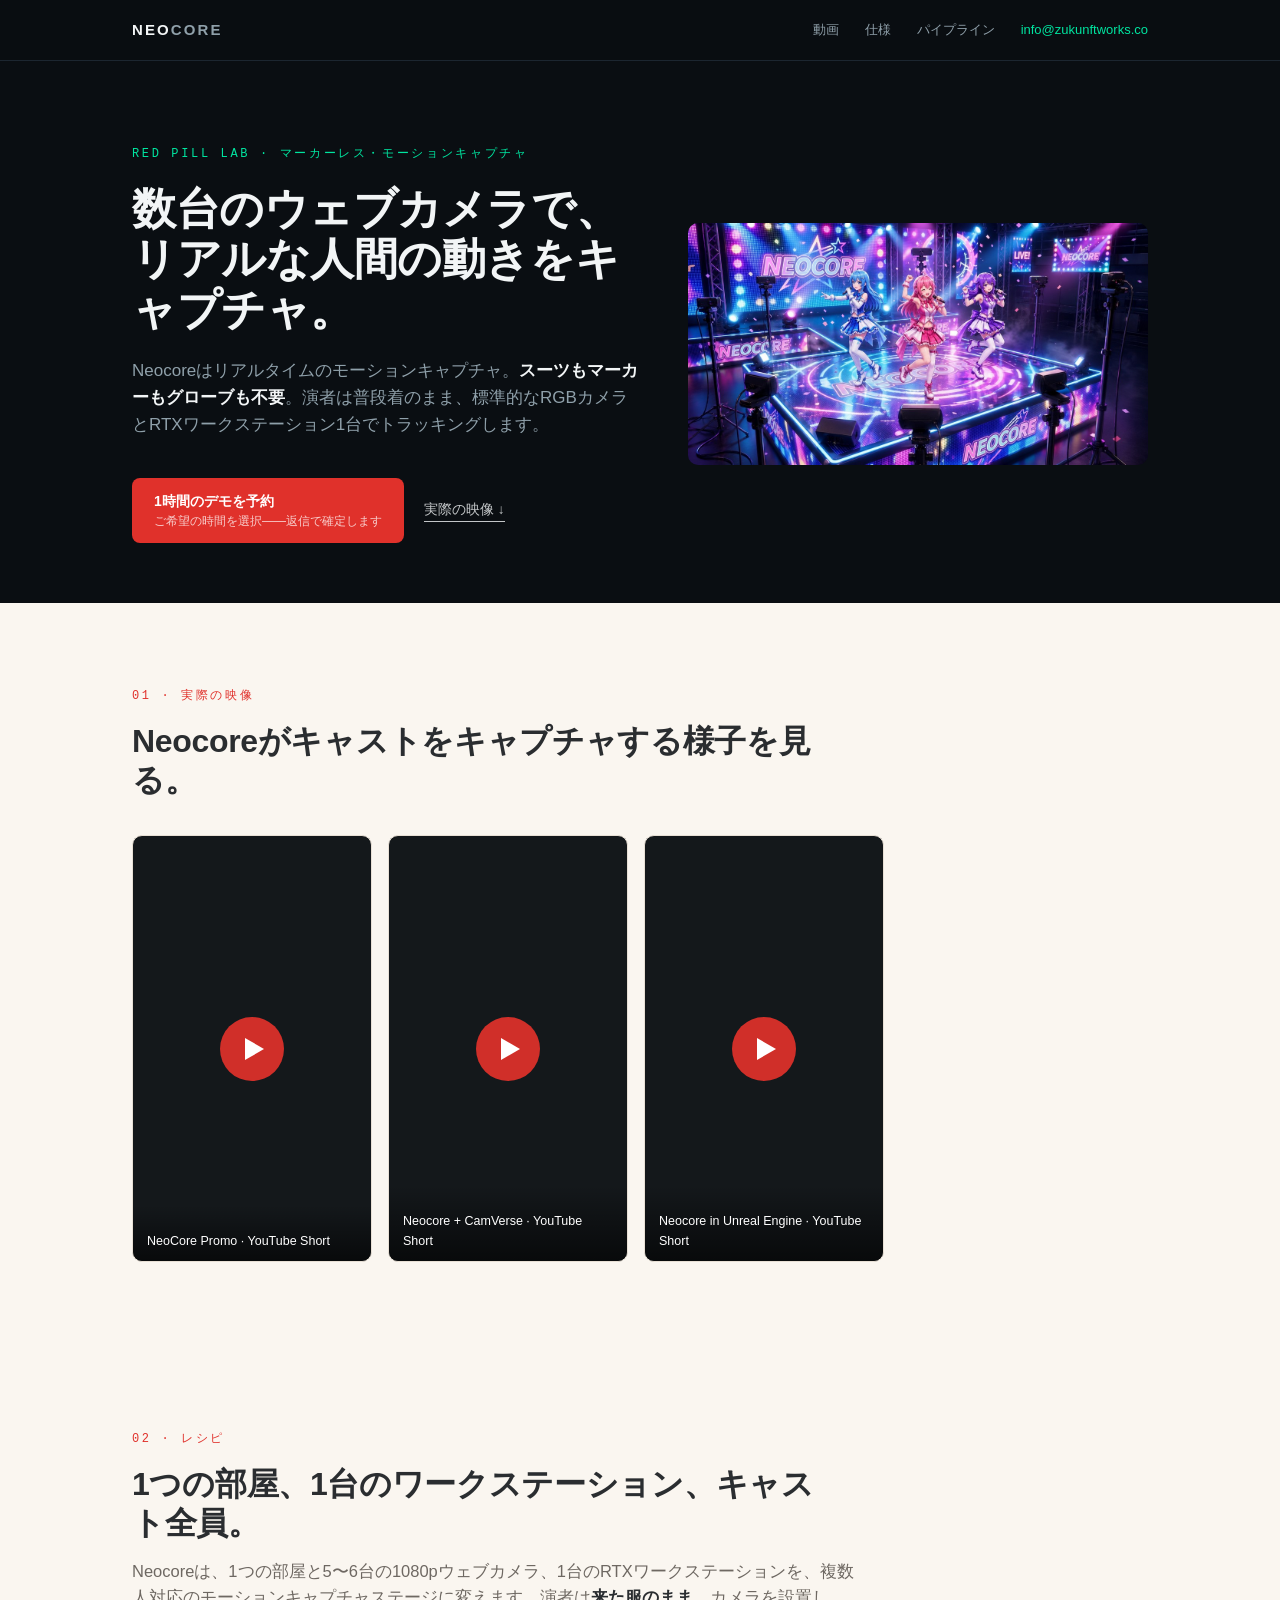
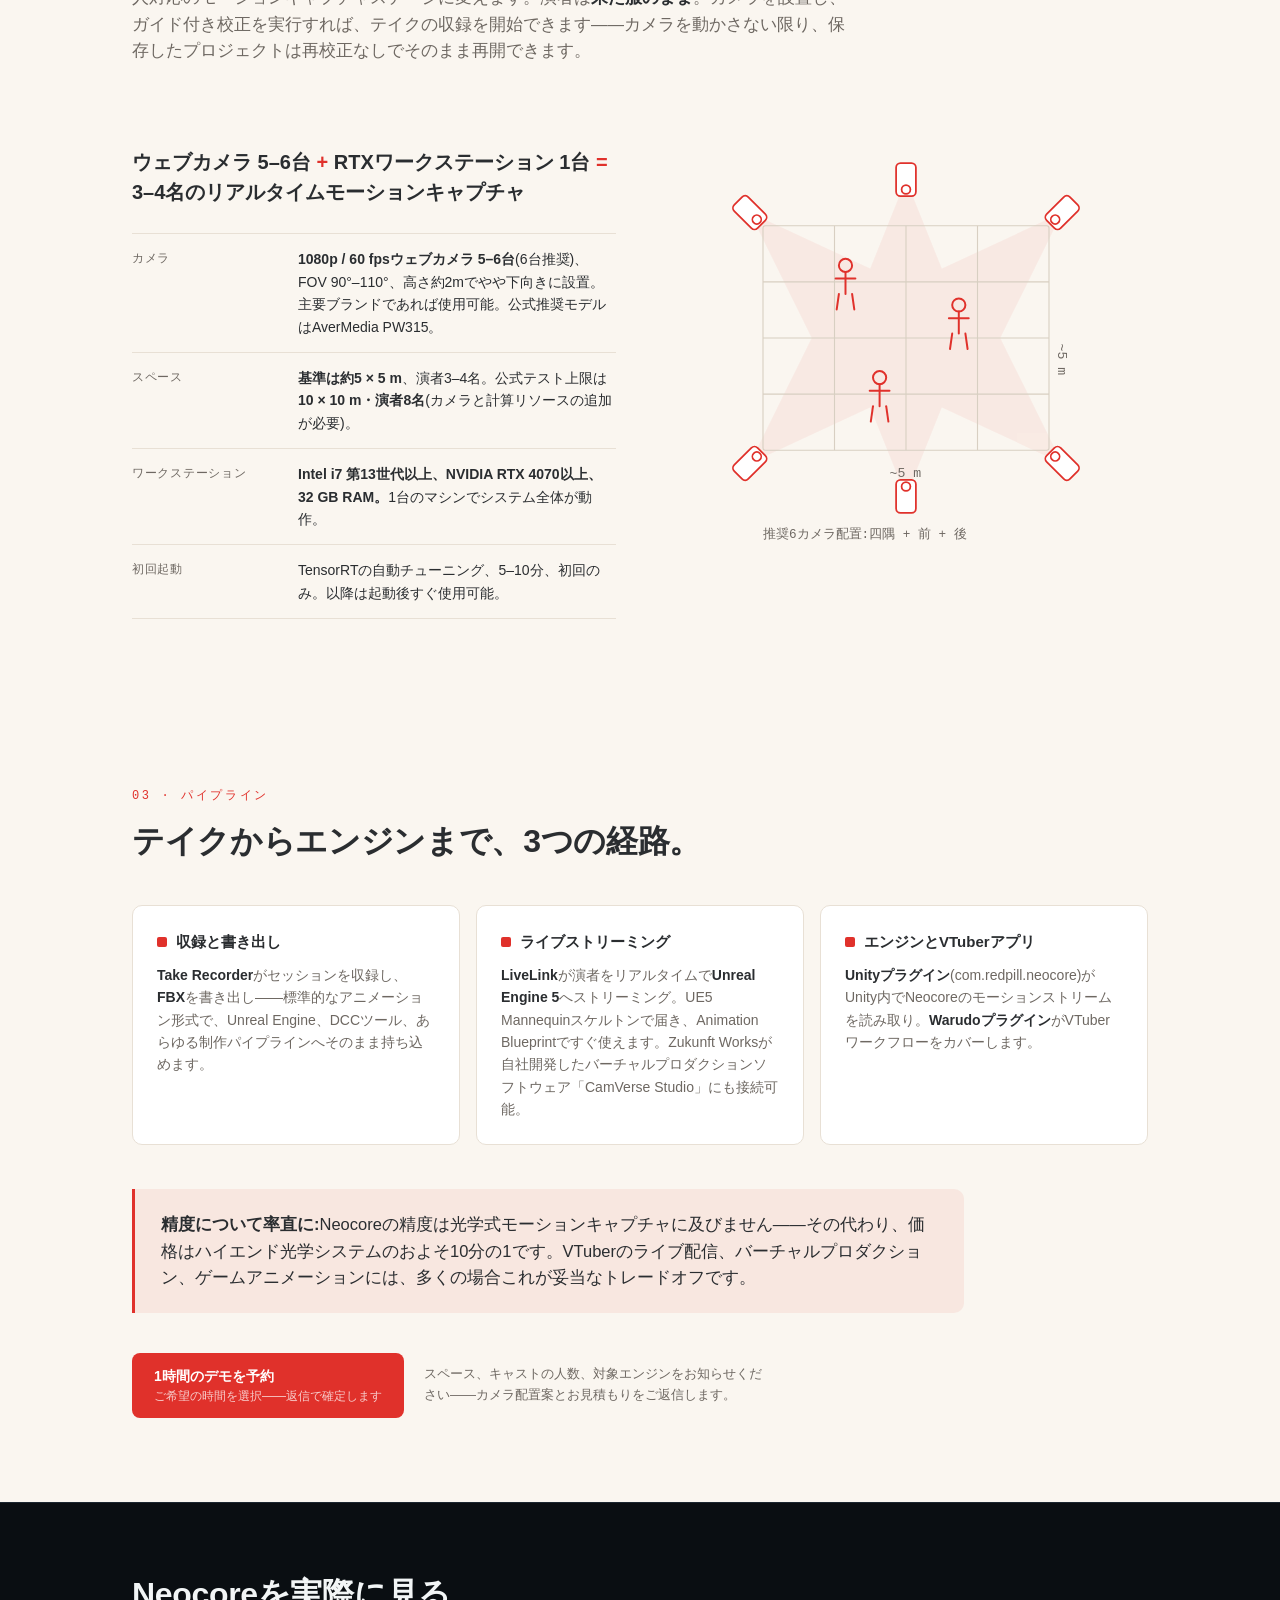
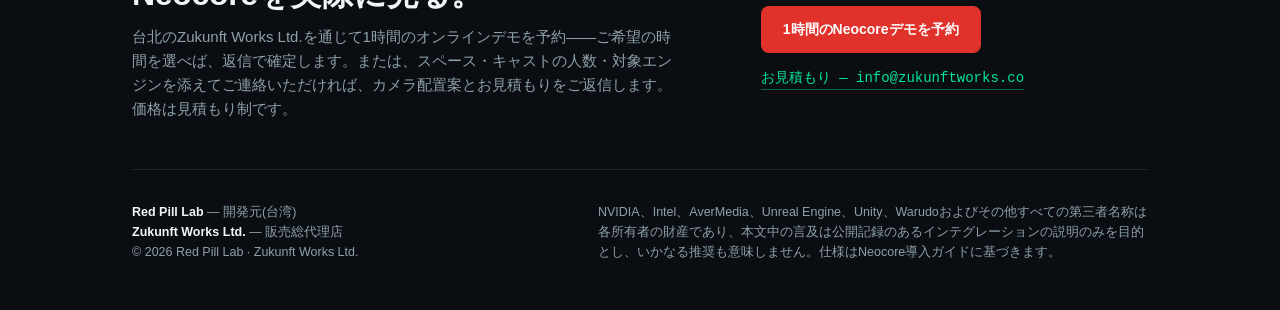
<file: ja/neocore-rt/index.html>
<!DOCTYPE html>
<html lang="ja">
<head>
<meta charset="UTF-8">
<meta name="viewport" content="width=device-width, initial-scale=1.0">
<meta http-equiv="refresh" content="0; url=../">
<meta name="robots" content="noindex">
<title>Neocore — Red Pill Lab</title>
<link rel="icon" href="../../assets/favicon.svg" type="image/svg+xml">
</head>
<body>
<p><a href="../">Neocore</a>へ進む。</p>
</body>
</html>
</file>
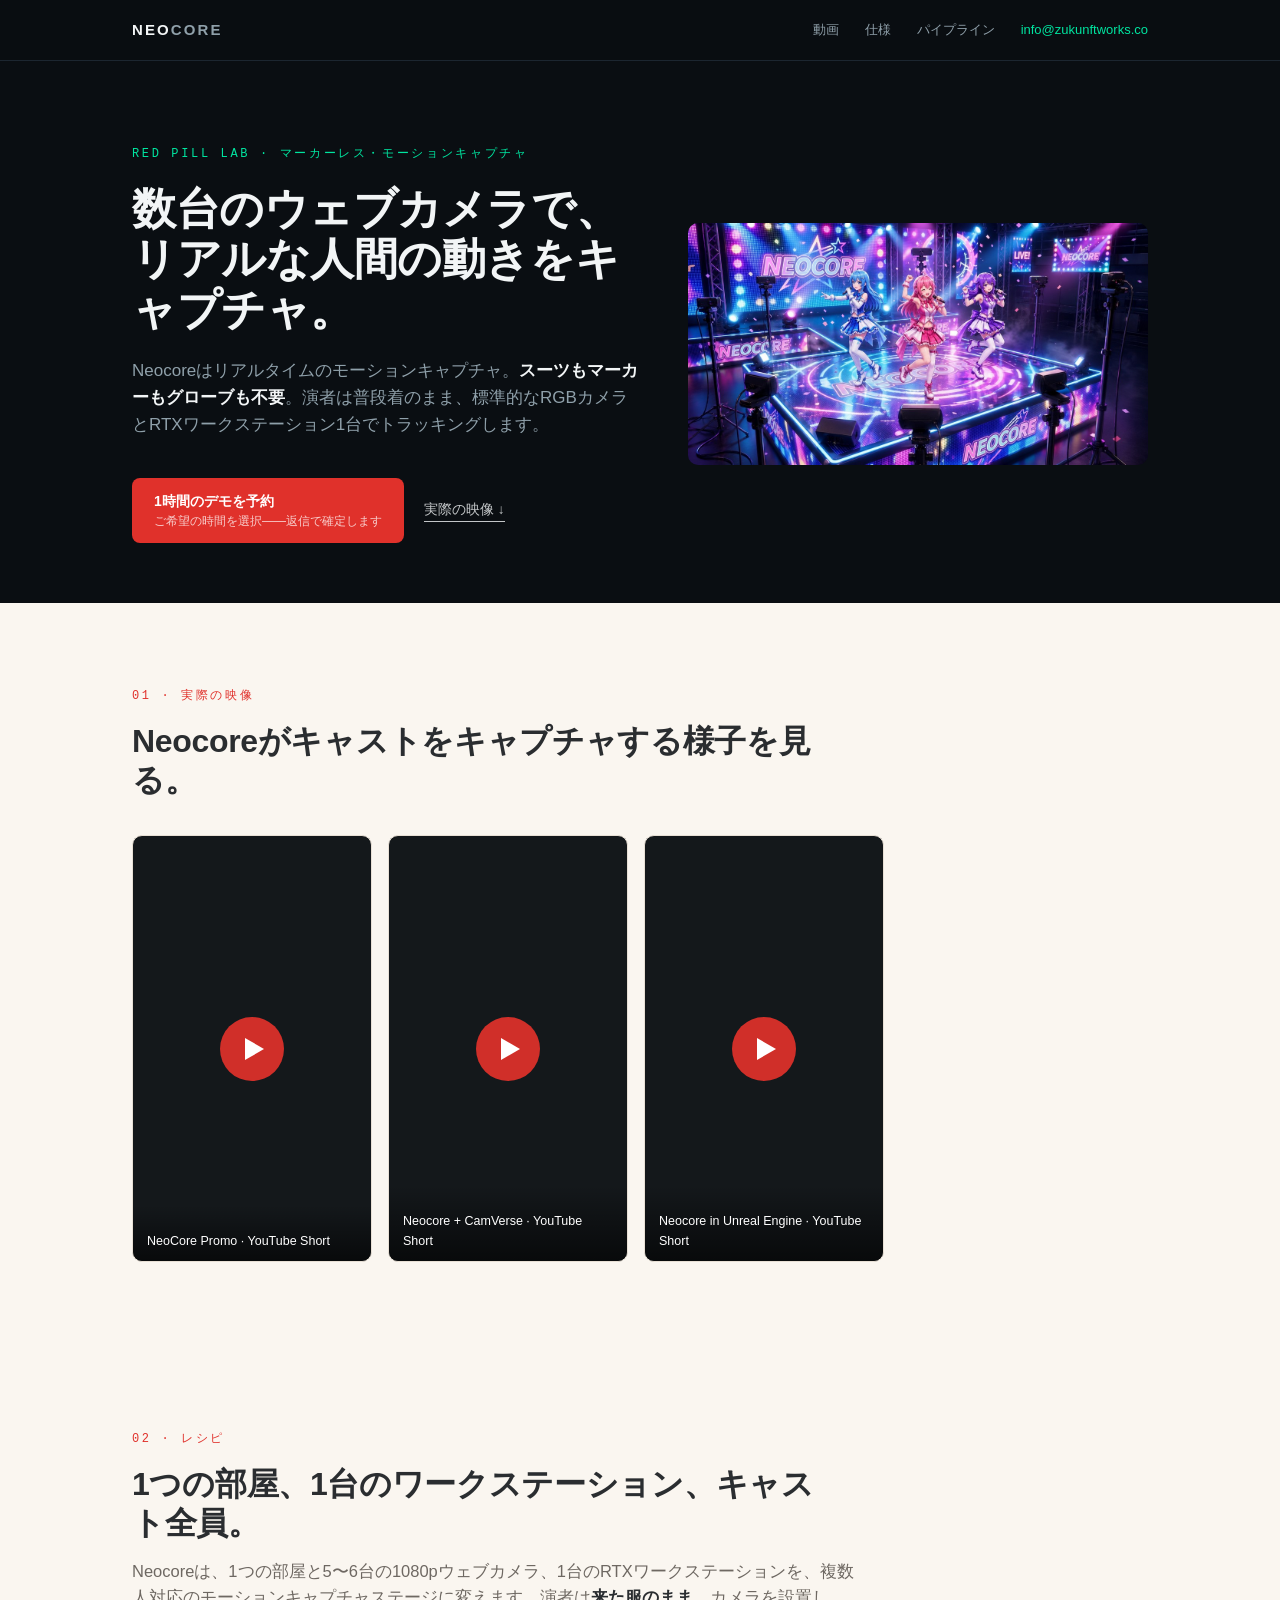
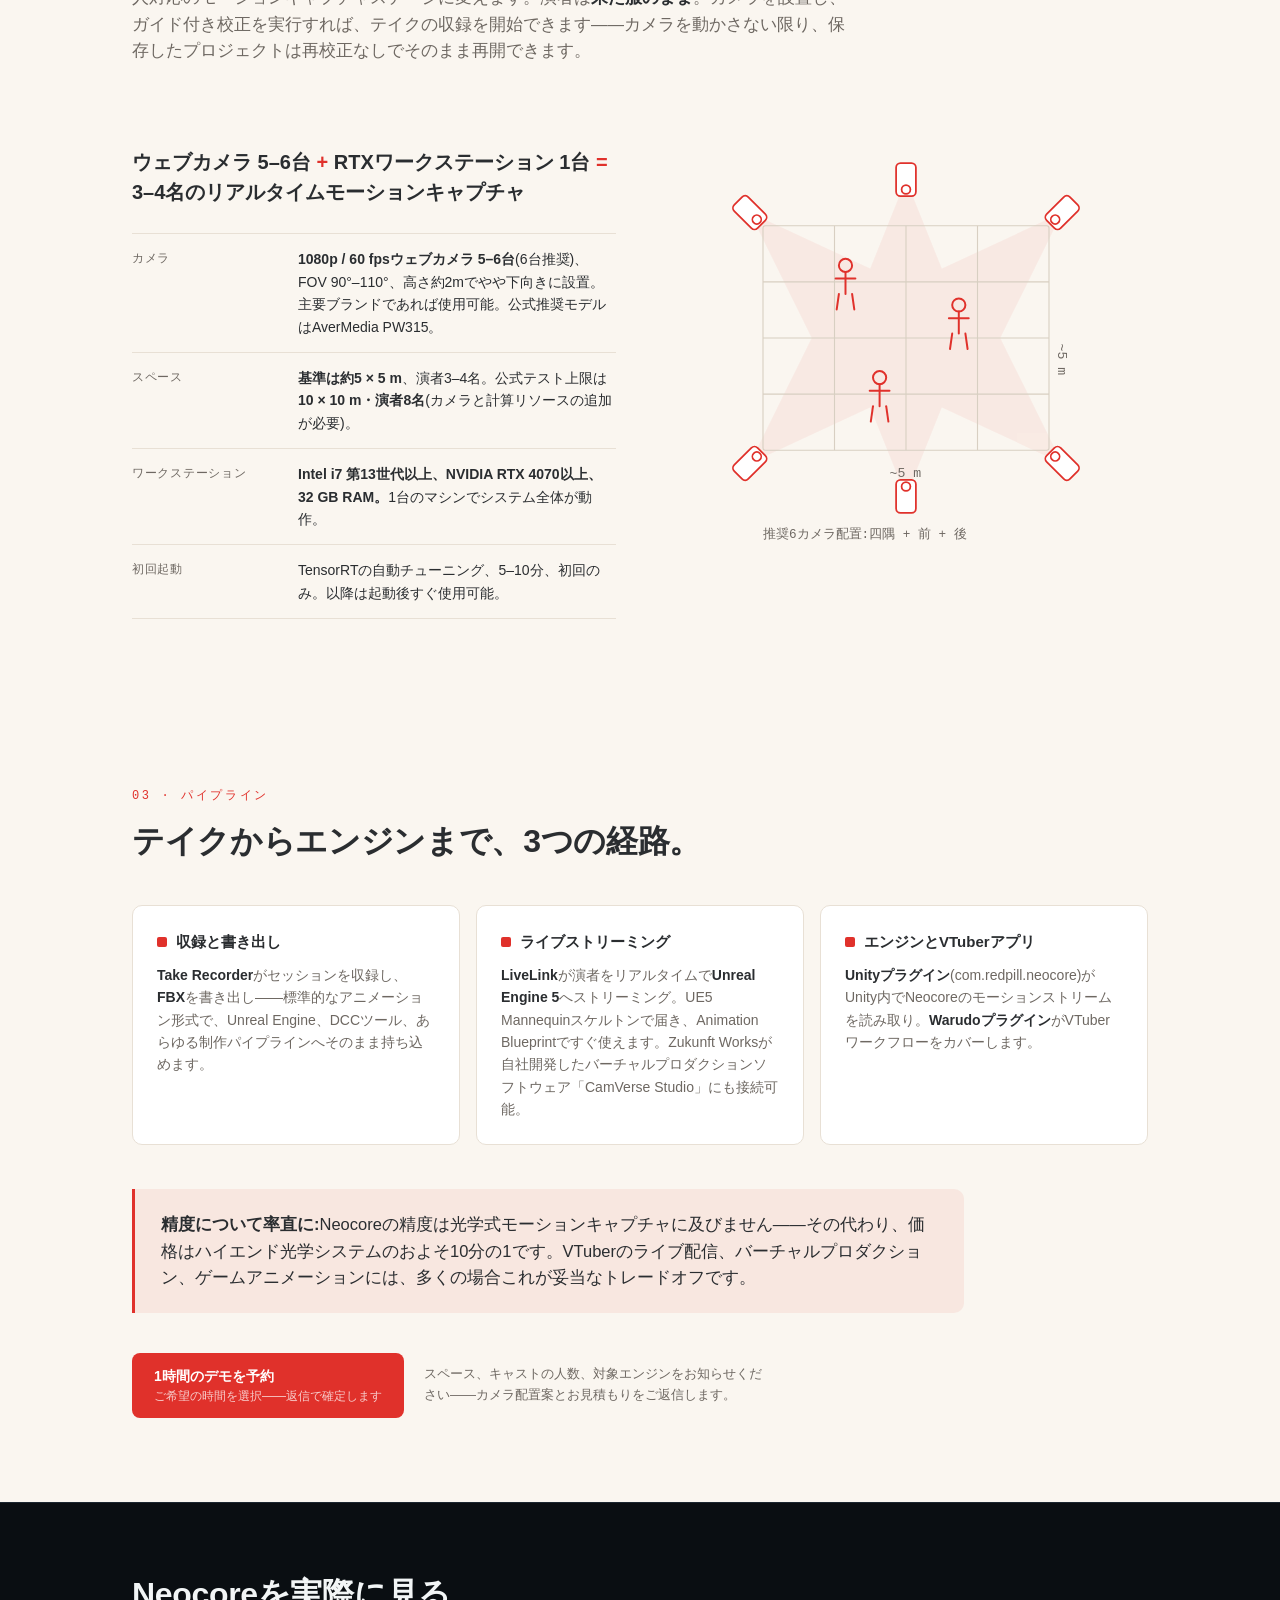
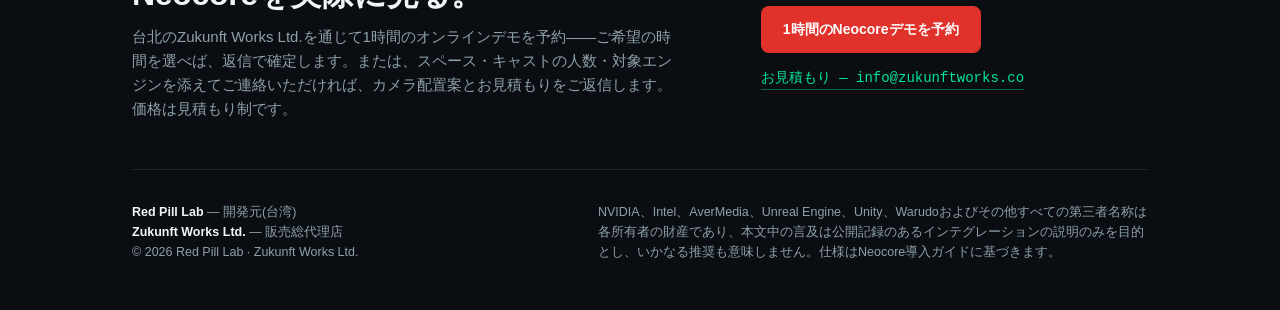
<file: ja/neocore/index.html>
<!DOCTYPE html>
<html lang="ja">
<head>
<meta charset="UTF-8">
<meta name="viewport" content="width=device-width, initial-scale=1.0">
<meta http-equiv="refresh" content="0; url=../">
<meta name="robots" content="noindex">
<title>Neocore &mdash; Red Pill Lab</title>
<link rel="icon" href="../../assets/favicon.svg" type="image/svg+xml">
</head>
<body>
<p><a href="../">Neocore</a>へ進む。</p>
</body>
</html>
</file>
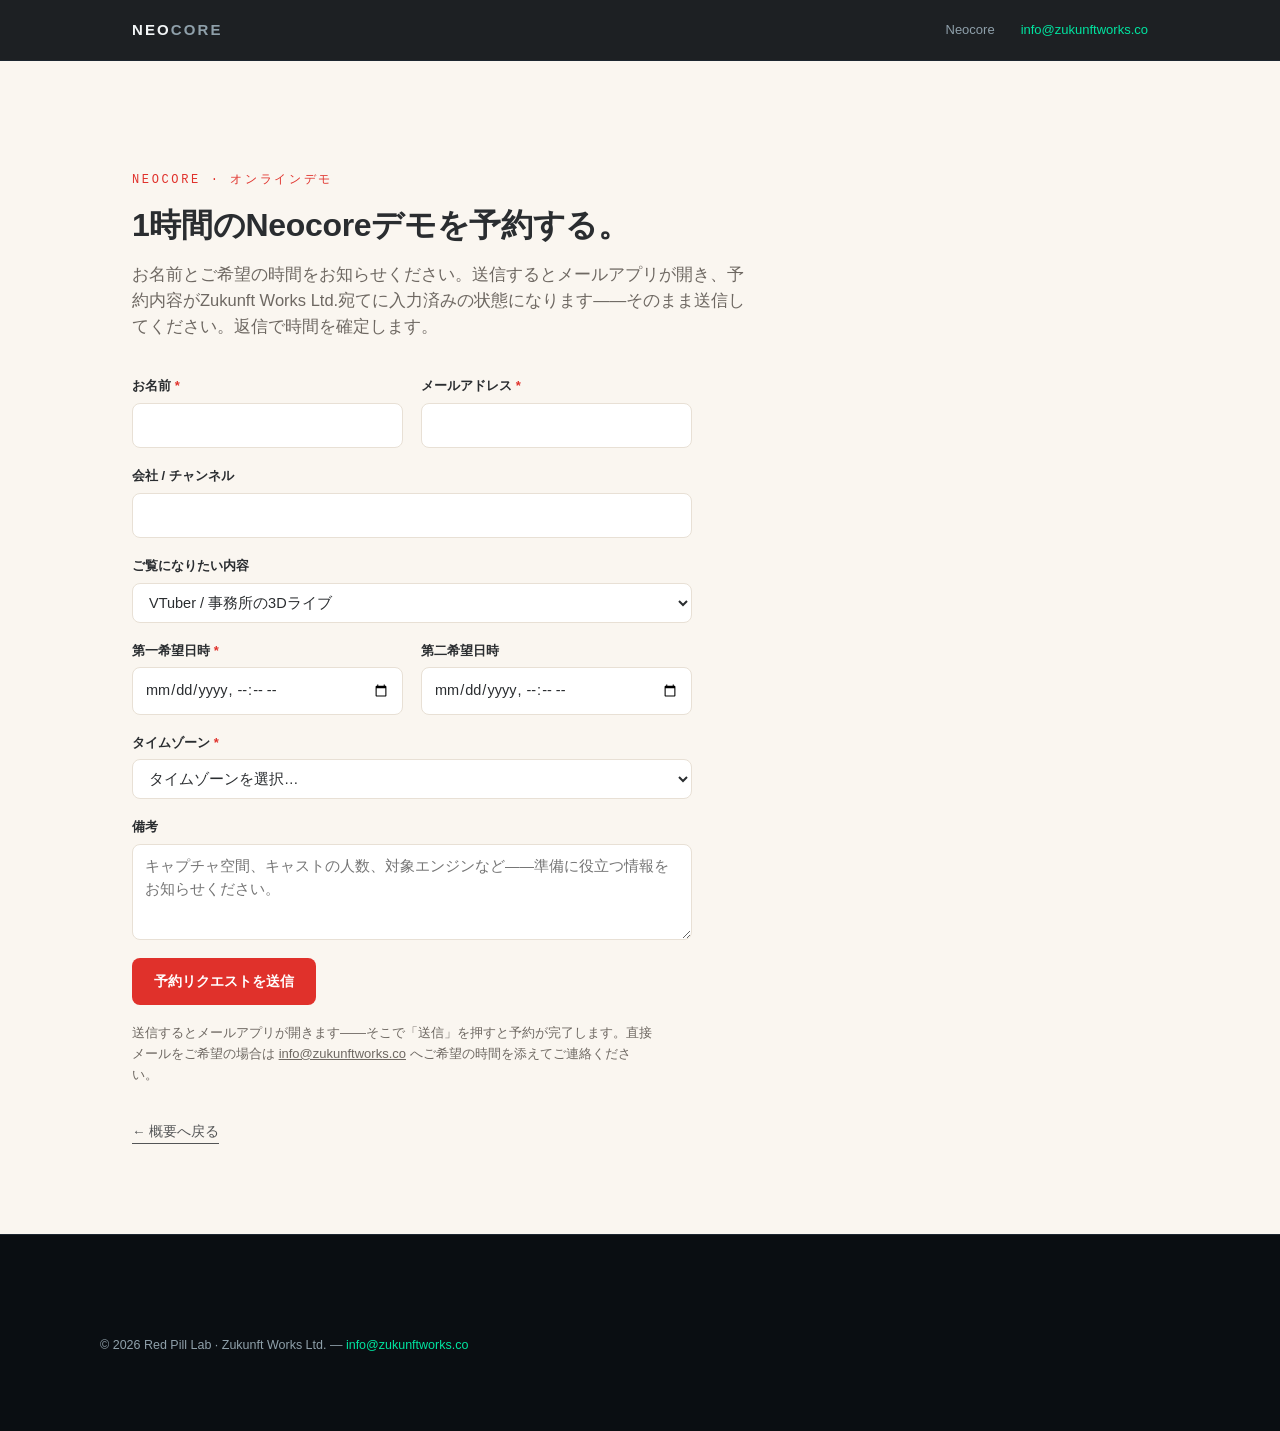
<file: zh/demo/index.html>
<!DOCTYPE html>
<html lang="zh-Hant">
<head>
<meta charset="UTF-8">
<meta name="viewport" content="width=device-width, initial-scale=1.0">
<meta http-equiv="refresh" content="0; url=../../ja/demo/">
<meta name="robots" content="noindex">
<title>Neocore &mdash; Red Pill Lab</title>
<link rel="icon" href="../../assets/favicon.svg" type="image/svg+xml">
</head>
<body>
<p><a href="../../ja/demo/">Neocore</a></p>
</body>
</html>
</file>
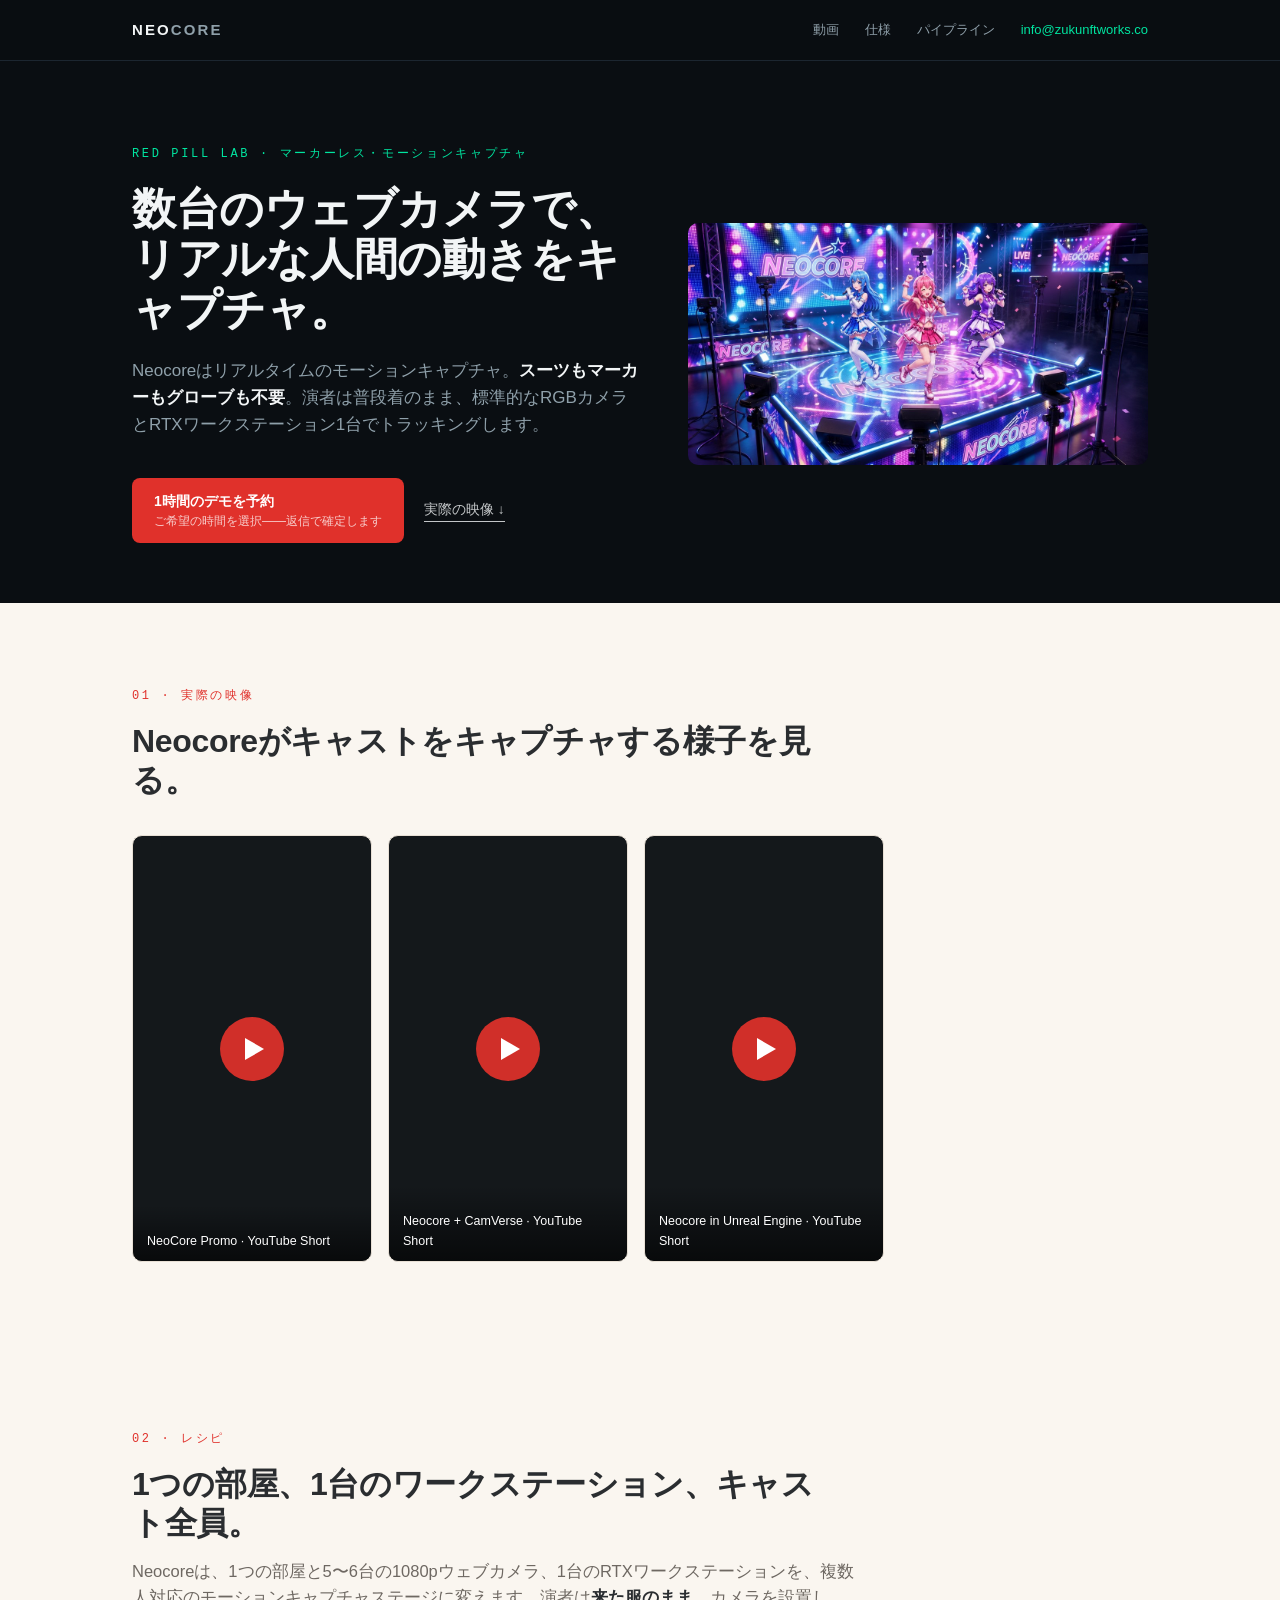
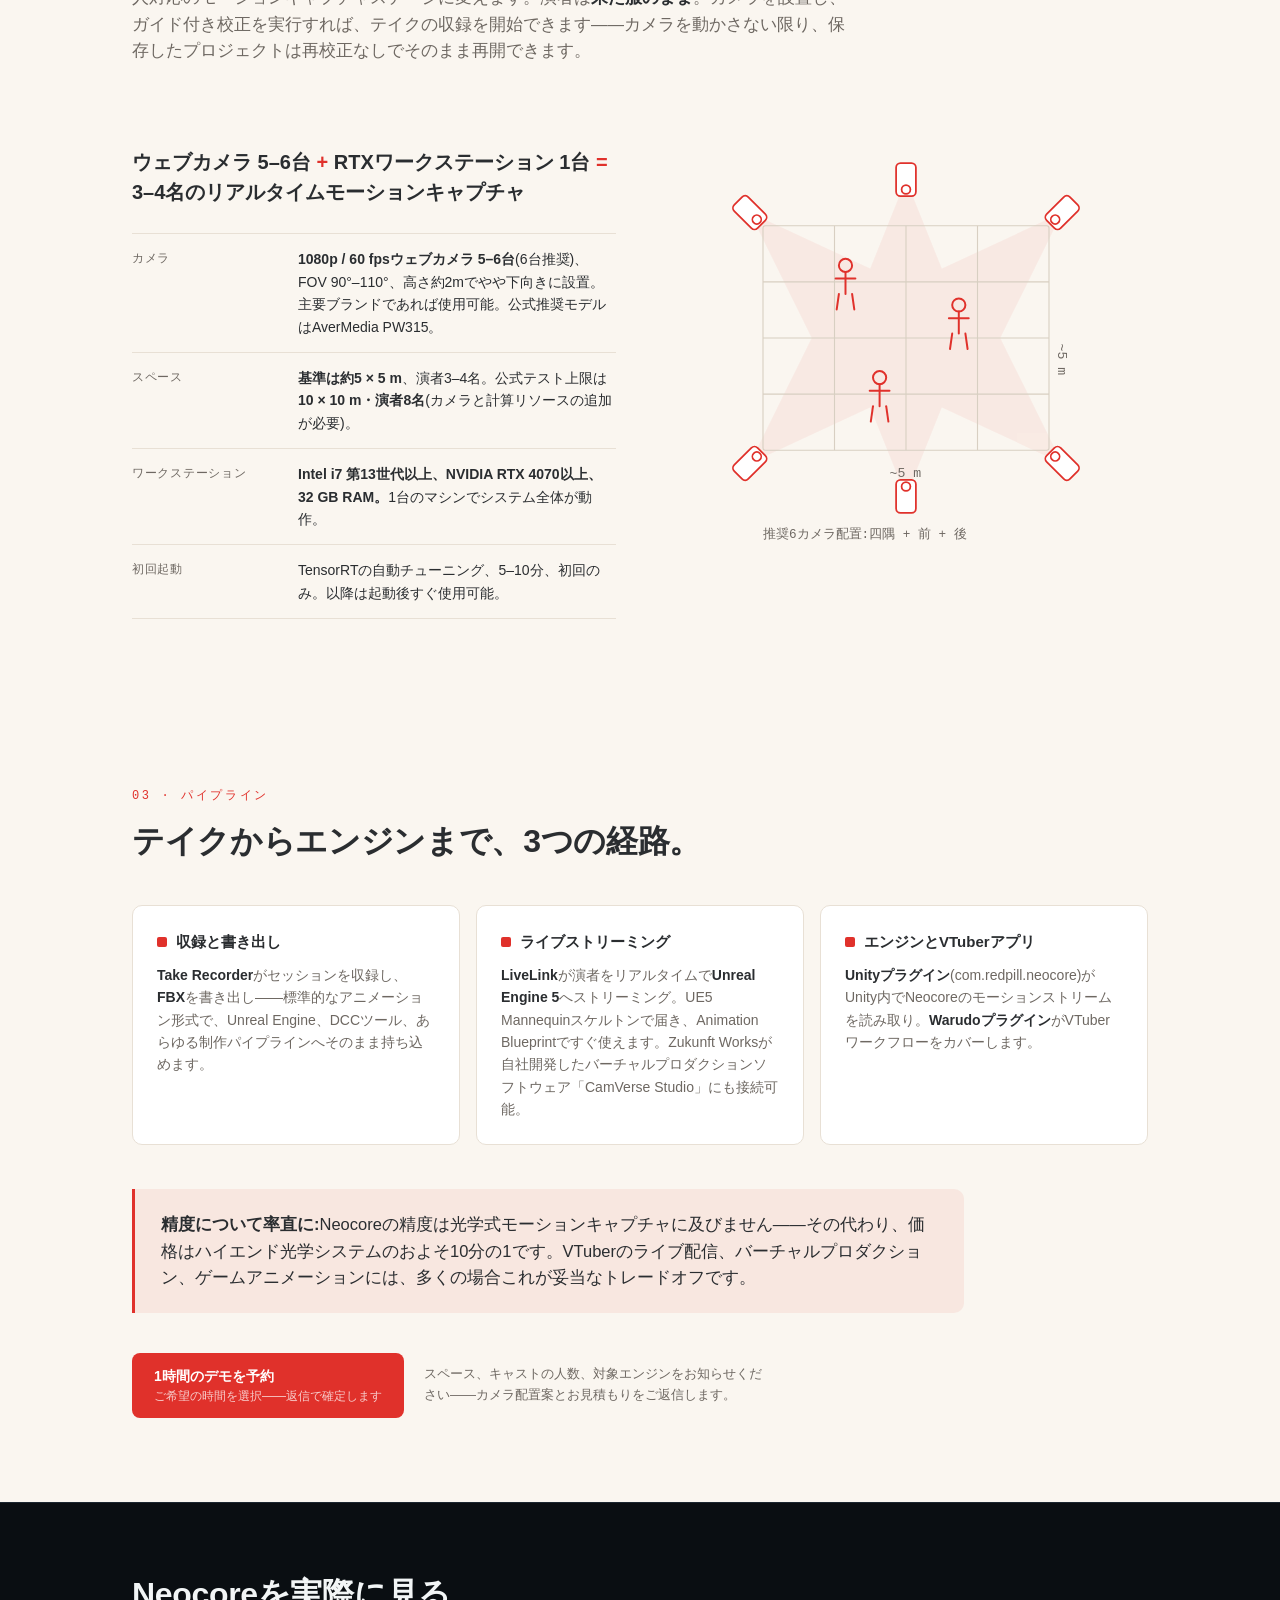
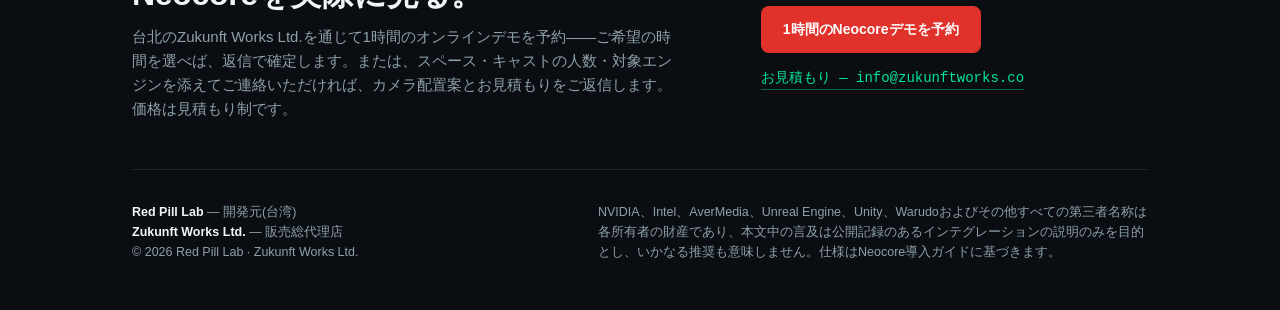
<file: zh/neocore-rt/index.html>
<!DOCTYPE html>
<html lang="zh-Hant">
<head>
<meta charset="UTF-8">
<meta name="viewport" content="width=device-width, initial-scale=1.0">
<meta http-equiv="refresh" content="0; url=../../ja/">
<meta name="robots" content="noindex">
<title>Neocore &mdash; Red Pill Lab</title>
<link rel="icon" href="../../assets/favicon.svg" type="image/svg+xml">
</head>
<body>
<p><a href="../../ja/">Neocore</a></p>
</body>
</html>
</file>
<file: assets/site.css>
/* Neocore site — shared styles, extracted from deliverables/002-landing-page (v2) */
:root{
  --dark-bg:#0A0E12;
  --dark-panel:#10161D;
  --dark-line:#1C2630;
  --green:#00E5A0;
  --green-dim:rgba(0,229,160,.14);
  --white:#F2F5F6;
  --dark-muted:#8FA0AA;
  --light-bg:#FAF6F0;
  --light-panel:#FFFFFF;
  --light-line:#E8E0D5;
  --red:#E0312B;
  --red-dim:rgba(224,49,43,.08);
  --charcoal:#2A2D30;
  --light-muted:#6E6862;
  --sans:-apple-system,BlinkMacSystemFont,"Segoe UI",Roboto,"Helvetica Neue",Arial,"Noto Sans",sans-serif;
  --mono:ui-monospace,"Cascadia Mono","Segoe UI Mono",Consolas,"Liberation Mono",monospace;
}
*{margin:0;padding:0;box-sizing:border-box}
html{scroll-behavior:smooth}
body{font-family:var(--sans);background:var(--dark-bg);color:var(--white);line-height:1.6;-webkit-font-smoothing:antialiased}
.wrap{max-width:1080px;margin:0 auto;padding:0 32px}
a{color:inherit}

/* ---------- top bar (dark on all pages: family bridge) ---------- */
.topbar{position:sticky;top:0;z-index:50;background:rgba(10,14,18,.92);backdrop-filter:blur(8px);border-bottom:1px solid var(--dark-line)}
.topbar .wrap{display:flex;align-items:center;gap:26px;height:60px}
.wordmark{font-weight:800;letter-spacing:.14em;font-size:15px;text-decoration:none;color:var(--white)}
.wordmark span{color:var(--dark-muted)}
.topnav{display:flex;gap:26px;font-size:13px;margin-left:auto}
.topnav a{text-decoration:none;color:var(--dark-muted);transition:color .15s}
.topnav a:hover{color:var(--white)}
.topnav a.contact{color:var(--green)}
.lang{font-family:var(--mono);font-size:11px;letter-spacing:.12em;color:var(--dark-muted);border:1px solid var(--dark-line);border-radius:6px;padding:4px 9px;cursor:default}
.lang-switch{display:flex;gap:2px;font-family:var(--mono);font-size:11px;letter-spacing:.06em;border:1px solid var(--dark-line);border-radius:6px;padding:2px;white-space:nowrap}
.lang-switch a{text-decoration:none;color:var(--dark-muted);padding:3px 8px;border-radius:4px;transition:color .15s}
.lang-switch a:hover{color:var(--white)}
.lang-switch b{font-weight:600;color:var(--white);background:var(--dark-line);padding:3px 8px;border-radius:4px}

/* ---------- hero ---------- */
.hero{padding:84px 0 60px;position:relative;overflow:hidden}
.hero .wrap{display:grid;grid-template-columns:1.05fr .95fr;gap:48px;align-items:center}
.eyebrow{font-family:var(--mono);font-size:12px;letter-spacing:.22em;text-transform:uppercase;color:var(--green);margin-bottom:20px}
.hero h1{font-size:44px;line-height:1.14;font-weight:800;letter-spacing:-.01em}
.hero .sub{margin-top:22px;font-size:17px;color:var(--dark-muted);max-width:34em}
.hero .sub strong{color:var(--white);font-weight:600}
.fork{margin-top:36px;display:grid;grid-template-columns:1fr 1fr;gap:14px;max-width:600px}
.fork-card{display:block;text-decoration:none;background:var(--dark-panel);border:1px solid var(--dark-line);border-radius:10px;padding:18px 20px;transition:transform .12s,border-color .12s,box-shadow .12s}
.fork-card b{font-size:15px;font-weight:700;color:var(--white);display:flex;align-items:center;justify-content:space-between;gap:10px}
.fork-card .arr{transition:transform .12s}
.fork-card small{display:block;font-size:12.5px;color:var(--dark-muted);margin-top:4px;line-height:1.5}
.fork-rt{border-left:3px solid var(--green)}
.fork-std{border-left:3px solid var(--red)}
.fork-rt .arr{color:var(--green)}
.fork-std .arr{color:var(--red)}
.fork-card:hover{transform:translateY(-2px)}
.fork-rt:hover{border-color:var(--green);box-shadow:0 6px 24px rgba(0,229,160,.16)}
.fork-std:hover{border-color:var(--red);box-shadow:0 6px 24px rgba(224,49,43,.16)}
.fork-card:hover .arr{transform:translateX(3px)}
.btn{display:inline-block;text-decoration:none;font-weight:700;font-size:14px;padding:14px 22px;border-radius:8px;transition:transform .12s,box-shadow .12s;line-height:1.35}
.btn small{display:block;font-weight:400;font-size:12px;opacity:.75;margin-top:2px}
.btn:hover{transform:translateY(-2px)}
.btn-rt{background:var(--green);color:#04110C}
.btn-rt:hover{box-shadow:0 6px 24px rgba(0,229,160,.35)}
.btn-std{background:transparent;color:var(--white);border:1px solid #3A4652}
.btn-std:hover{border-color:var(--red);box-shadow:0 6px 24px rgba(224,49,43,.25)}
.btn-red{background:var(--red);color:#fff}
.btn-red:hover{box-shadow:0 6px 24px rgba(224,49,43,.3)}
.hero-art{min-width:0}
.hero-art svg,.hero-art video,.hero-art img{width:100%;height:auto;display:block;border-radius:10px}
.page-art{margin-top:40px}
.page-art img{width:100%;height:auto;display:block;border-radius:12px;border:1px solid var(--dark-line)}
.std .page-art img{border-color:var(--light-line)}

/* ---------- section basics ---------- */
section{padding:84px 0}
.kicker{font-family:var(--mono);font-size:12px;letter-spacing:.22em;text-transform:uppercase;margin-bottom:16px}
h2{font-size:32px;line-height:1.2;font-weight:800;letter-spacing:-.01em;max-width:22em}
.lede{margin-top:16px;font-size:16.5px;max-width:44em}
.cta-row{margin-top:40px;display:flex;align-items:center;gap:20px;flex-wrap:wrap}
.cta-note{font-size:13px;color:var(--dark-muted);max-width:26em}

/* ---------- RT teaser (dark) ---------- */
.rt{border-top:1px solid var(--dark-line)}
.rt .kicker{color:var(--green)}
.rt .lede{color:var(--dark-muted)}
.rt .lede em{color:var(--white);font-style:normal;font-weight:600}
.specgrid{margin-top:40px;display:grid;grid-template-columns:repeat(4,1fr);gap:16px}
.spec{background:var(--dark-panel);border:1px solid var(--dark-line);border-radius:10px;padding:22px 20px}
.spec .num{font-family:var(--mono);font-size:26px;font-weight:700;color:var(--green);letter-spacing:-.02em}
.spec .num span{font-size:14px;font-weight:400;color:var(--dark-muted)}
.spec .lbl{margin-top:8px;font-size:13px;color:var(--dark-muted);line-height:1.5}
.spec .lbl b{color:var(--white);font-weight:600}
.claim{margin-top:44px;border-left:3px solid var(--green);background:var(--green-dim);border-radius:0 10px 10px 0;padding:22px 26px;max-width:52em}
.claim p{font-size:17px;font-weight:600;line-height:1.55}
.claim .src{margin-top:8px;font-family:var(--mono);font-size:12px;color:var(--dark-muted);font-weight:400}

/* ---------- RT product page ---------- */
.rt-page-head{padding:72px 0 8px}
.rt-page-head h1{font-size:40px;line-height:1.16;font-weight:800;letter-spacing:-.01em;max-width:22em}
.rt-page-head .lede{color:var(--dark-muted)}
.rt-page-head .lede em{color:var(--white);font-style:normal;font-weight:600}
.audience{margin-top:40px;display:grid;grid-template-columns:1fr 1fr;gap:16px}
.aud-card{background:var(--dark-panel);border:1px solid var(--dark-line);border-radius:10px;padding:22px 24px}
.aud-card h3{font-size:15px;font-weight:700;margin-bottom:8px;color:var(--green)}
.aud-card p{font-size:14px;color:var(--dark-muted)}
.specgrid.six{grid-template-columns:repeat(3,1fr)}
.proof{margin-top:40px}
.proof h3{font-family:var(--mono);font-size:12px;letter-spacing:.22em;text-transform:uppercase;color:var(--dark-muted);margin-bottom:14px}
.proof ul{list-style:none;display:grid;grid-template-columns:1fr 1fr;gap:10px 28px}
.proof li{font-size:14px;color:var(--dark-muted);padding-left:18px;position:relative}
.proof li::before{content:"";position:absolute;left:0;top:9px;width:8px;height:8px;border:1.5px solid var(--green);border-radius:2px}
.proof li b{color:var(--white);font-weight:600}
/* dark comparison table (Lab Precision) */
.cmp-dark .tblwrap{margin-top:36px;overflow-x:auto;background:var(--dark-panel);border:1px solid var(--dark-line);border-radius:12px}
.cmp-dark table{width:100%;border-collapse:collapse;font-size:13.5px;min-width:720px}
.cmp-dark th,.cmp-dark td{padding:14px 18px;text-align:left;vertical-align:top;border-bottom:1px solid var(--dark-line)}
.cmp-dark tr:last-child td{border-bottom:none}
.cmp-dark thead th{font-family:var(--mono);font-size:11.5px;letter-spacing:.08em;text-transform:uppercase;color:var(--dark-muted);background:#0D1319;font-weight:600}
.cmp-dark thead th.neo{color:var(--green)}
.cmp-dark th.crit{font-family:var(--sans);font-size:13.5px;letter-spacing:0;text-transform:none;background:transparent;font-weight:650;white-space:nowrap;color:var(--white)}
.cmp-dark td{color:var(--dark-muted)}
.cmp-dark td.neo{color:var(--white);background:rgba(0,229,160,.06)}
.cmp-dark td.neo b{color:var(--green)}
.cmp-dark .cmp-foot{margin-top:16px;font-size:13px;color:var(--dark-muted);max-width:52em}
/* evaluation path */
.eval{margin-top:36px;display:grid;gap:12px;counter-reset:step}
.eval li{list-style:none;display:grid;grid-template-columns:44px 1fr;gap:16px;background:var(--dark-panel);border:1px solid var(--dark-line);border-radius:10px;padding:18px 20px;align-items:start}
.eval li::before{counter-increment:step;content:counter(step);font-family:var(--mono);font-size:20px;font-weight:700;color:var(--green);border:1.5px solid var(--dark-line);border-radius:8px;width:40px;height:40px;display:flex;align-items:center;justify-content:center}
.eval b{display:block;font-size:14.5px;color:var(--white);margin-bottom:3px}
.eval p{font-size:13.5px;color:var(--dark-muted)}

/* ---------- Neocore teaser (light) ---------- */
.std{background:var(--light-bg);color:var(--charcoal)}
.std .kicker{color:var(--red)}
.std .lede{color:var(--light-muted)}
.std .lede em{color:var(--charcoal);font-style:normal;font-weight:600}
.recipe{margin-top:40px;font-size:20px;font-weight:700;line-height:1.5;max-width:34em}
.recipe span{color:var(--red)}
.pipe-line{margin-top:18px;font-size:15px;color:var(--light-muted);max-width:44em}
.pipe-line b{color:var(--charcoal);font-weight:650}
.std .cta-note{color:var(--light-muted)}

/* ---------- Neocore product page (light) ---------- */
.std-page-head{padding:72px 0 8px}
.std-page-head h1{font-size:40px;line-height:1.16;font-weight:800;letter-spacing:-.01em;max-width:22em}
.std-grid{margin-top:44px;display:grid;grid-template-columns:1fr 1fr;gap:48px;align-items:start}
.std-art svg{width:100%;height:auto;display:block}
.stdspecs{margin-top:26px;display:grid;gap:0;border-top:1px solid var(--light-line)}
.stdspec{display:grid;grid-template-columns:150px 1fr;gap:16px;padding:14px 0;border-bottom:1px solid var(--light-line);font-size:14px}
.stdspec .k{font-family:var(--mono);font-size:12px;letter-spacing:.06em;text-transform:uppercase;color:var(--light-muted);padding-top:2px}
.stdspec .v b{font-weight:650}
.pipe{margin-top:44px;display:grid;grid-template-columns:repeat(3,1fr);gap:16px}
.pipe-card{background:var(--light-panel);border:1px solid var(--light-line);border-radius:10px;padding:24px}
.pipe-card h3{font-size:15px;font-weight:700;margin-bottom:10px}
.pipe-card h3::before{content:"";display:inline-block;width:10px;height:10px;background:var(--red);border-radius:2px;margin-right:9px}
.pipe-card p{font-size:14px;color:var(--light-muted)}
.pipe-card p b{color:var(--charcoal);font-weight:600}
.straight{margin-top:44px;background:var(--red-dim);border-left:3px solid var(--red);border-radius:0 10px 10px 0;padding:22px 26px;max-width:52em}
.straight p{font-size:16.5px;line-height:1.6}
.straight p b{font-weight:700}
/* light comparison table */
.cmp-light .tblwrap{margin-top:36px;overflow-x:auto;background:var(--light-panel);border:1px solid var(--light-line);border-radius:12px}
.cmp-light table{width:100%;border-collapse:collapse;font-size:13.5px;min-width:720px}
.cmp-light th,.cmp-light td{padding:14px 18px;text-align:left;vertical-align:top;border-bottom:1px solid var(--light-line)}
.cmp-light tr:last-child td{border-bottom:none}
.cmp-light thead th{font-family:var(--mono);font-size:11.5px;letter-spacing:.08em;text-transform:uppercase;color:var(--light-muted);background:#F5EFE7;font-weight:600}
.cmp-light thead th.neo{color:var(--red)}
.cmp-light th.crit{font-family:var(--sans);font-size:13.5px;letter-spacing:0;text-transform:none;background:transparent;font-weight:650;white-space:nowrap;color:var(--charcoal)}
.cmp-light td{color:var(--light-muted)}
.cmp-light td.neo{color:var(--charcoal);background:var(--red-dim)}
.cmp-light td.neo b{color:var(--red)}
.cmp-light .cmp-foot{margin-top:16px;font-size:13px;color:var(--light-muted);max-width:52em}
/* click-to-play video slots (thumbnails local; YouTube iframe only after click) */
.videos{margin-top:36px;display:grid;grid-template-columns:1fr 1fr;gap:16px}
.videos.shorts{grid-template-columns:repeat(3,minmax(0,240px));justify-content:start}
.videos.shorts .video-slot{aspect-ratio:9/16}
.video-slot{position:relative;display:block;aspect-ratio:16/9;background:#14181B;border:1px solid var(--light-line);border-radius:10px;overflow:hidden;text-decoration:none}
.video-slot iframe{position:absolute;inset:0;width:100%;height:100%;border:0}
.video-slot .play{position:absolute;inset:0;display:flex;align-items:center;justify-content:center}
.video-slot .play::before{content:"";width:64px;height:64px;border-radius:50%;background:rgba(224,49,43,.92);transition:transform .12s}
.video-slot .play::after{content:"";position:absolute;width:0;height:0;border-style:solid;border-width:11px 0 11px 19px;border-color:transparent transparent transparent #fff;margin-left:5px}
.video-slot:hover .play::before{transform:scale(1.08)}
.video-slot .vlabel{position:absolute;left:0;right:0;bottom:0;padding:26px 14px 10px;font-size:12.5px;color:#fff;background:linear-gradient(transparent,rgba(0,0,0,.6))}
.video-slot.empty{cursor:default}
.video-slot.empty .play::before{background:rgba(110,104,98,.5)}
.video-slot.empty:hover .play::before{transform:none}

/* ---------- footer ---------- */
footer{background:var(--dark-bg);color:var(--dark-muted);padding:72px 0 48px;border-top:1px solid var(--dark-line)}
.foot-cta{display:grid;grid-template-columns:1.2fr .8fr;gap:48px;align-items:center;padding-bottom:48px;border-bottom:1px solid var(--dark-line)}
.foot-cta h2{color:var(--white);max-width:none}
.foot-cta p{margin-top:12px;font-size:15px;max-width:36em}
.foot-cta .mail{font-family:var(--mono);font-size:14px;color:var(--green);text-decoration:none;border-bottom:1px solid rgba(0,229,160,.4)}
.foot-cta .btns{display:flex;flex-direction:column;gap:14px;align-items:flex-start}
.foot-meta{padding-top:32px;display:flex;justify-content:space-between;gap:32px;flex-wrap:wrap;font-size:12.5px}
.foot-meta .brands b{color:var(--white);font-weight:600}
.foot-meta .legal{max-width:44em;line-height:1.6}

/* ---------- stub pages (under construction) ---------- */
.stub-main{padding:110px 0 90px;min-height:55vh}
.stub-main .lede{max-width:38em}
.notice{display:inline-block;margin-bottom:22px;font-family:var(--mono);font-size:11px;letter-spacing:.18em;text-transform:uppercase;border:1px solid currentColor;border-radius:6px;padding:5px 10px;opacity:.75}
.stub-main .cta-row{margin-top:36px}
.backlink{font-size:13.5px;text-decoration:none;border-bottom:1px solid currentColor;opacity:.8}
.backlink:hover{opacity:1}
.stub-light{background:var(--light-bg);color:var(--charcoal)}
.stub-light .kicker{color:var(--red)}
.stub-light .lede{color:var(--light-muted)}
.stub-dark .kicker{color:var(--green)}
.stub-dark .lede{color:var(--dark-muted)}
.foot-mini{padding:28px 0;font-size:12.5px}
.foot-mini a{color:var(--green);text-decoration:none}

/* ---------- booking form (light theme) ---------- */
.form{margin-top:36px;max-width:560px;display:grid;gap:18px}
.field{display:grid;gap:6px}
.field label{font-size:13px;font-weight:650}
.field input,.field select,.field textarea{font:inherit;font-size:14.5px;padding:10px 12px;border:1px solid var(--light-line);border-radius:8px;background:var(--light-panel);color:var(--charcoal);width:100%}
.field textarea{min-height:96px;resize:vertical}
.field input:focus,.field select:focus,.field textarea:focus{outline:none;border-color:var(--red);box-shadow:0 0 0 3px var(--red-dim)}
.grid2{display:grid;grid-template-columns:1fr 1fr;gap:18px}
.form .btn{justify-self:start;border:0;cursor:pointer;font-family:inherit}
.form-note{font-size:13px;color:var(--light-muted);max-width:40em;line-height:1.6}
.req{color:var(--red)}

/* ---------- responsive ---------- */
@media(max-width:960px){
  .hero .wrap{grid-template-columns:1fr;gap:40px}
  .hero h1{font-size:36px}
  .specgrid{grid-template-columns:1fr 1fr}
  .specgrid.six{grid-template-columns:1fr 1fr}
  .audience{grid-template-columns:1fr}
  .proof ul{grid-template-columns:1fr}
  .rt-page-head h1{font-size:33px}
  .std-page-head h1{font-size:33px}
  .std-grid{grid-template-columns:1fr}
  .pipe{grid-template-columns:1fr}
  .videos{grid-template-columns:1fr}
  .videos.shorts{grid-template-columns:repeat(3,minmax(0,1fr));gap:10px}
  .videos.shorts .play::before{width:40px;height:40px}
  .videos.shorts .play::after{border-width:7px 0 7px 12px;margin-left:3px}
  .videos.shorts .vlabel{font-size:10.5px;padding:18px 8px 7px}
  .foot-cta{grid-template-columns:1fr}
}
@media(max-width:600px){
  .wrap{padding:0 20px}
  .hero{padding:56px 0 40px}
  .hero h1{font-size:30px}
  h2{font-size:26px}
  section{padding:60px 0}
  .specgrid{grid-template-columns:1fr}
  .specgrid.six{grid-template-columns:1fr}
  .topnav{display:none}
  .stub-main{padding:80px 0 60px}
  .grid2{grid-template-columns:1fr}
  .fork{grid-template-columns:1fr}
  .rt-page-head h1{font-size:28px}
  .std-page-head h1{font-size:28px}
  .stdspec{grid-template-columns:1fr;gap:2px}
  .eval li{grid-template-columns:36px 1fr;gap:12px}
}
</file>
